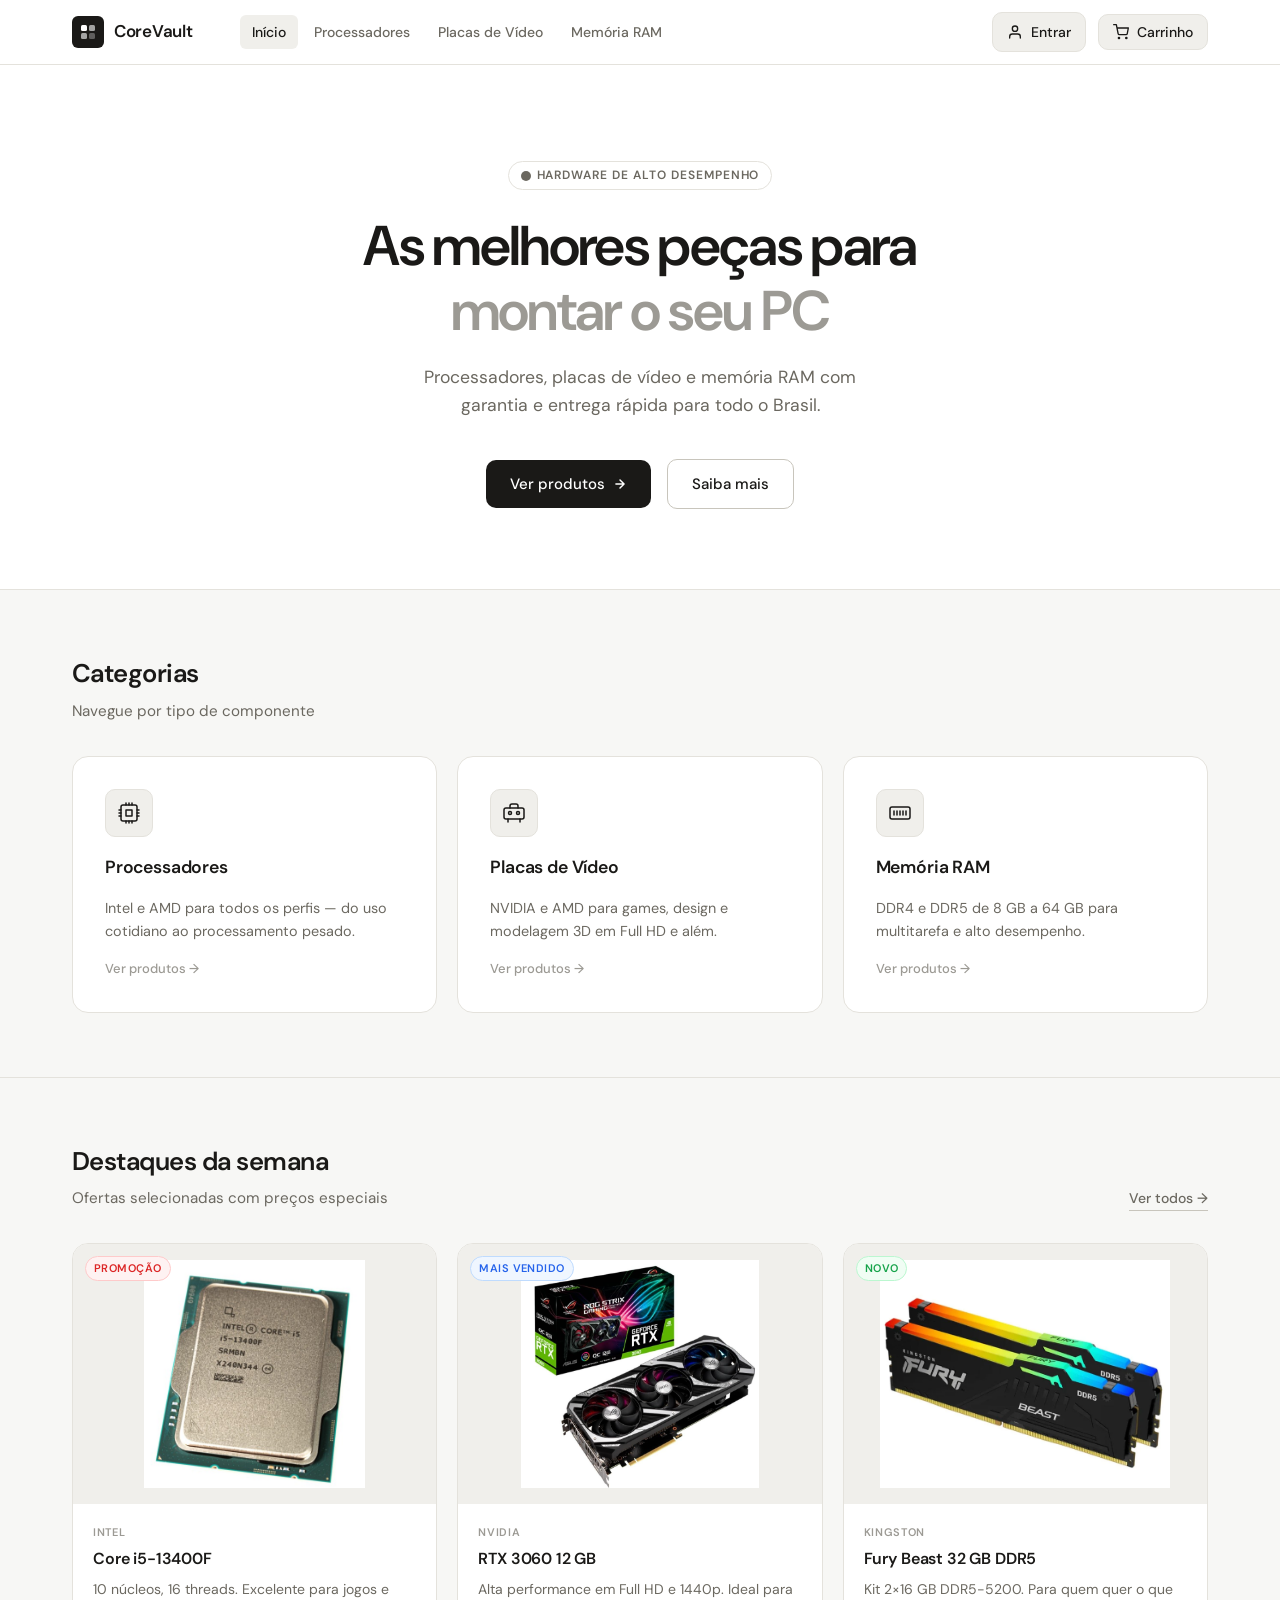
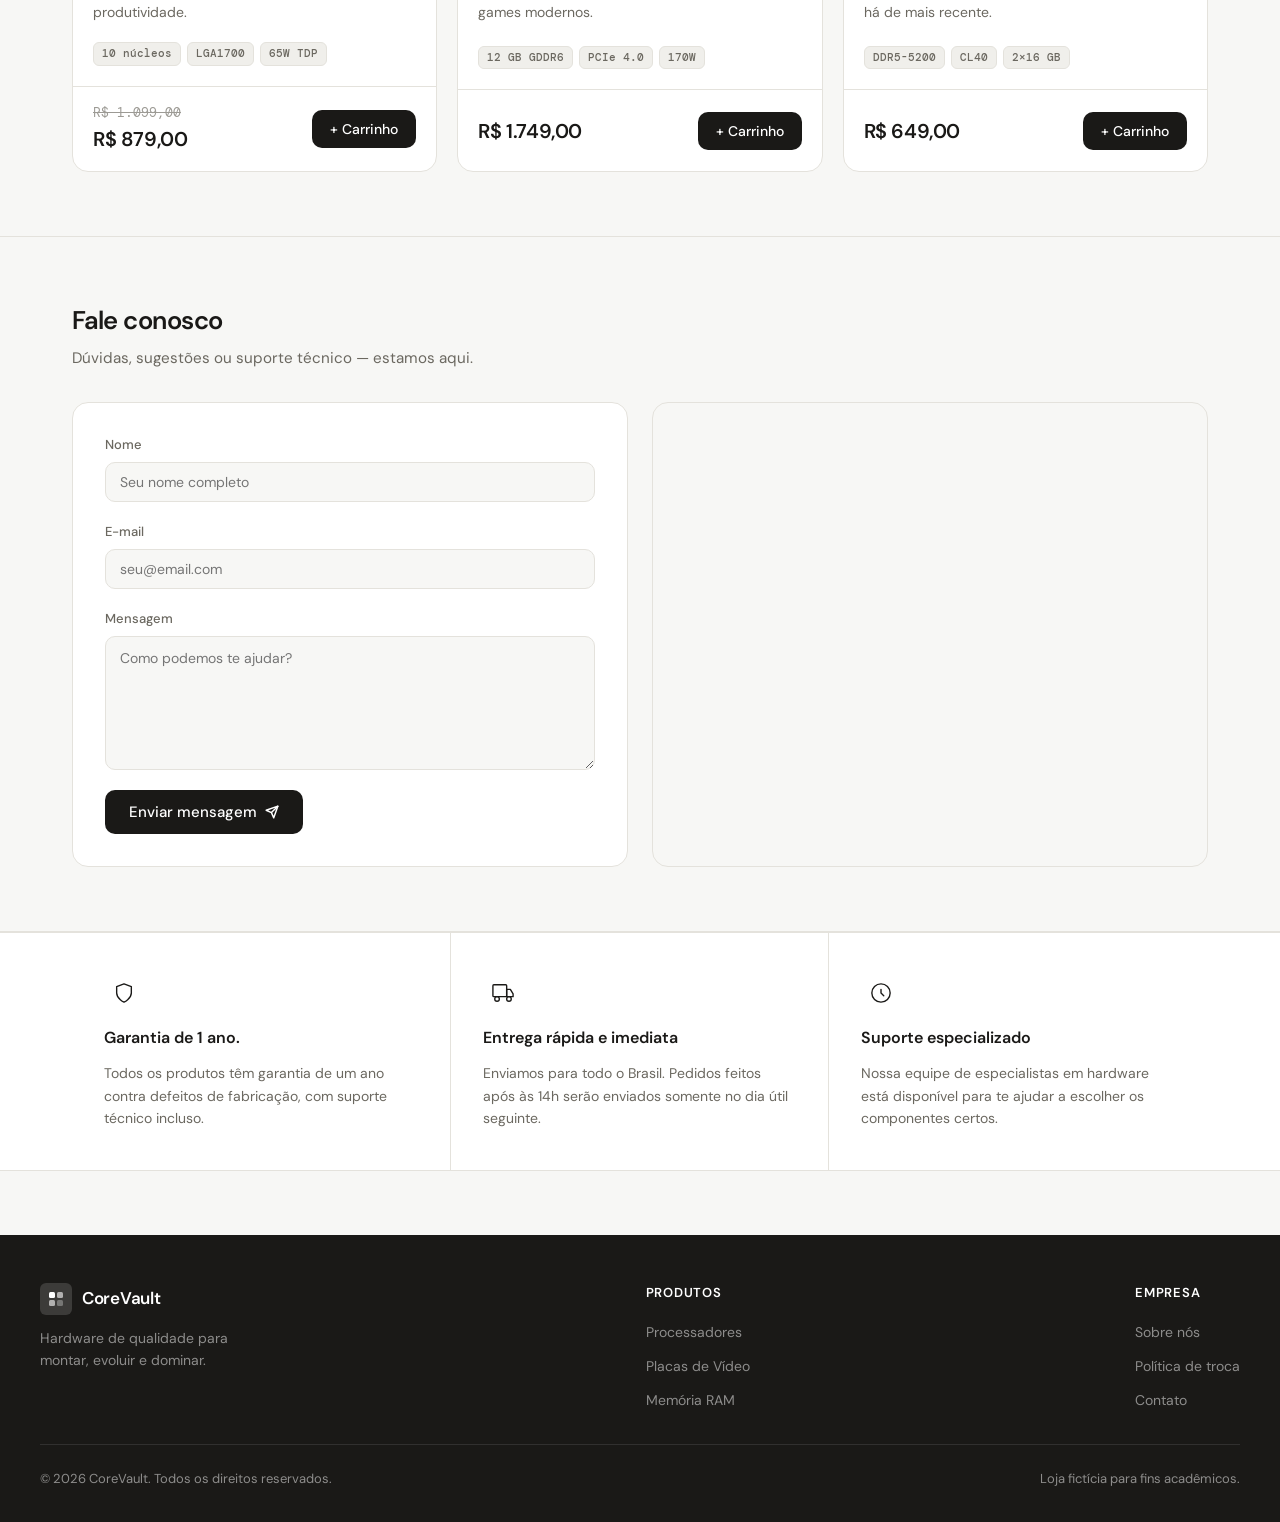
<file: index.html>
<!DOCTYPE html>
<html lang="pt-br">
<head>
  <meta charset="UTF-8">
  <meta name="viewport" content="width=device-width, initial-scale=1.0">
  <title>CoreVault — Loja de Hardware</title>
  <link rel="stylesheet" href="style.css">
</head>
<body>

  <!-- HEADER -->
  <header class="site-header">
    <div class="header-inner">
      <a href="index.html" class="logo">
        <div class="logo-icon">
          <svg viewBox="0 0 18 18" fill="none" xmlns="http://www.w3.org/2000/svg">
            <rect x="2" y="2" width="6" height="6" rx="1.5" fill="white"/>
            <rect x="10" y="2" width="6" height="6" rx="1.5" fill="white" opacity="0.6"/>
            <rect x="2" y="10" width="6" height="6" rx="1.5" fill="white" opacity="0.6"/>
            <rect x="10" y="10" width="6" height="6" rx="1.5" fill="white" opacity="0.3"/>
          </svg>
        </div>
        CoreVault
      </a>
      <button class="hamburger-btn" id="hamburger-btn" aria-label="Abrir menu" aria-expanded="false">
        <span></span><span></span><span></span>
      </button>
      <nav class="site-nav">
        <a href="index.html" class="active">Início</a>
        <a href="processadores.html">Processadores</a>
        <a href="placa-video.html">Placas de Vídeo</a>
        <a href="memoria-ram.html">Memória RAM</a>
      </nav>
      <div class="header-actions">
        <a href="login.html" class="login-btn">
          <svg width="16" height="16" viewBox="0 0 24 24" fill="none" stroke="currentColor" stroke-width="2" stroke-linecap="round" stroke-linejoin="round"><path d="M20 21v-2a4 4 0 0 0-4-4H8a4 4 0 0 0-4 4v2"/><circle cx="12" cy="7" r="4"/></svg>
          Entrar
        </a>
        <button class="cart-btn" id="cart-btn">
          <svg width="16" height="16" viewBox="0 0 24 24" fill="none" stroke="currentColor" stroke-width="2" stroke-linecap="round" stroke-linejoin="round">
            <circle cx="9" cy="21" r="1"/><circle cx="20" cy="21" r="1"/>
            <path d="M1 1h4l2.68 13.39a2 2 0 0 0 2 1.61h9.72a2 2 0 0 0 2-1.61L23 6H6"/>
          </svg>
          Carrinho
          <span class="cart-count hidden" id="cart-count-header">0</span>
        </button>
      </div>
    </div>
  </header>

  <!-- HERO -->
  <section class="hero">
    <div class="hero-eyebrow">
      <svg width="10" height="10" viewBox="0 0 10 10" fill="currentColor"><circle cx="5" cy="5" r="5"/></svg>
      Hardware de alto desempenho
    </div>
    <h1>As melhores peças para <em>montar o seu PC</em></h1>
    <p>Processadores, placas de vídeo e memória RAM com garantia e entrega rápida para todo o Brasil.</p>
    <div class="hero-actions">
      <a href="processadores.html" class="btn-primary">
        Ver produtos
        <svg width="14" height="14" viewBox="0 0 24 24" fill="none" stroke="currentColor" stroke-width="2.5" stroke-linecap="round" stroke-linejoin="round"><path d="M5 12h14M12 5l7 7-7 7"/></svg>
      </a>
      <a href="#por-que" class="btn-secondary">Saiba mais</a>
    </div>
  </section>

  <!-- CATEGORIAS -->
  <div class="section">
    <div class="section-header">
      <div>
        <h2 class="section-title">Categorias</h2>
        <p class="section-subtitle">Navegue por tipo de componente</p>
      </div>
    </div>
    <div class="categories-grid">
      <a href="processadores.html" class="category-card">
        <div class="category-icon">
          <svg viewBox="0 0 24 24" fill="none" stroke="currentColor" stroke-width="1.5" stroke-linecap="round" stroke-linejoin="round">
            <rect x="4" y="4" width="16" height="16" rx="2"/>
            <rect x="9" y="9" width="6" height="6"/>
            <line x1="9" y1="2" x2="9" y2="4"/><line x1="12" y1="2" x2="12" y2="4"/><line x1="15" y1="2" x2="15" y2="4"/>
            <line x1="9" y1="20" x2="9" y2="22"/><line x1="12" y1="20" x2="12" y2="22"/><line x1="15" y1="20" x2="15" y2="22"/>
            <line x1="20" y1="9" x2="22" y2="9"/><line x1="20" y1="12" x2="22" y2="12"/><line x1="20" y1="15" x2="22" y2="15"/>
            <line x1="2" y1="9" x2="4" y2="9"/><line x1="2" y1="12" x2="4" y2="12"/><line x1="2" y1="15" x2="4" y2="15"/>
          </svg>
        </div>
        <h3>Processadores</h3>
        <p>Intel e AMD para todos os perfis — do uso cotidiano ao processamento pesado.</p>
        <div class="category-arrow">Ver produtos →</div>
      </a>

      <a href="placa-video.html" class="category-card">
        <div class="category-icon">
          <svg viewBox="0 0 24 24" fill="none" stroke="currentColor" stroke-width="1.5" stroke-linecap="round" stroke-linejoin="round">
            <rect x="2" y="7" width="20" height="11" rx="2"/>
            <path d="M8 7V5a2 2 0 0 1 2-2h4a2 2 0 0 1 2 2v2"/>
            <circle cx="8" cy="12" r="1.5"/><circle cx="16" cy="12" r="1.5"/>
            <line x1="6" y1="18" x2="6" y2="21"/><line x1="18" y1="18" x2="18" y2="21"/>
          </svg>
        </div>
        <h3>Placas de Vídeo</h3>
        <p>NVIDIA e AMD para games, design e modelagem 3D em Full HD e além.</p>
        <div class="category-arrow">Ver produtos →</div>
      </a>

      <a href="memoria-ram.html" class="category-card">
        <div class="category-icon">
          <svg viewBox="0 0 24 24" fill="none" stroke="currentColor" stroke-width="1.5" stroke-linecap="round" stroke-linejoin="round">
            <rect x="2" y="6" width="20" height="12" rx="2"/>
            <line x1="6" y1="10" x2="6" y2="14"/><line x1="9" y1="10" x2="9" y2="14"/>
            <line x1="12" y1="10" x2="12" y2="14"/><line x1="15" y1="10" x2="15" y2="14"/>
            <line x1="18" y1="10" x2="18" y2="14"/>
          </svg>
        </div>
        <h3>Memória RAM</h3>
        <p>DDR4 e DDR5 de 8 GB a 64 GB para multitarefa e alto desempenho.</p>
        <div class="category-arrow">Ver produtos →</div>
      </a>
    </div>
  </div>

  <hr class="divider">

  <!-- DESTAQUES / PROMOÇÕES -->
  <div class="section">
    <div class="section-header">
      <div>
        <h2 class="section-title">Destaques da semana</h2>
        <p class="section-subtitle">Ofertas selecionadas com preços especiais</p>
      </div>
      <a href="processadores.html" class="section-link">Ver todos →</a>
    </div>
    <div class="promo-grid">

      <div class="product-card">
        <div class="product-image">
          <span class="product-badge badge-sale">Promoção</span>
          <svg viewBox="0 0 24 24" fill="none" stroke="currentColor" stroke-width="1.2" stroke-linecap="round" stroke-linejoin="round">
            <rect x="4" y="4" width="16" height="16" rx="2"/>
            <rect x="9" y="9" width="6" height="6"/>
            <line x1="9" y1="2" x2="9" y2="4"/><line x1="12" y1="2" x2="12" y2="4"/><line x1="15" y1="2" x2="15" y2="4"/>
            <line x1="9" y1="20" x2="9" y2="22"/><line x1="12" y1="20" x2="12" y2="22"/><line x1="15" y1="20" x2="15" y2="22"/>
            <line x1="20" y1="9" x2="22" y2="9"/><line x1="20" y1="12" x2="22" y2="12"/><line x1="20" y1="15" x2="22" y2="15"/>
            <line x1="2" y1="9" x2="4" y2="9"/><line x1="2" y1="12" x2="4" y2="12"/><line x1="2" y1="15" x2="4" y2="15"/>
          </svg>
          <img src="processador-core-i5.jpeg" alt="Intel Core i5-13400F" class="product-img">
        </div>
        <div class="product-body">
          <div class="product-brand">Intel</div>
          <div class="product-name">Core i5-13400F</div>
          <div class="product-desc">10 núcleos, 16 threads. Excelente para jogos e produtividade.</div>
          <div class="product-specs">
            <span class="spec-tag">10 núcleos</span>
            <span class="spec-tag">LGA1700</span>
            <span class="spec-tag">65W TDP</span>
          </div>
        </div>
        <div class="product-footer">
          <div class="product-price">
            <span class="price-old">R$ 1.099,00</span>
            <span class="price-value">R$ 879,00</span>
          </div>
          <button class="btn-comprar" onclick="openModal({id:'i5-13400f',name:'Intel Core i5-13400F',price:879,icon:cpuIconSVG()})">
            + Carrinho
          </button>
        </div>
      </div>

      <div class="product-card">
        <div class="product-image">
          <span class="product-badge badge-popular">Mais vendido</span>
          <svg viewBox="0 0 24 24" fill="none" stroke="currentColor" stroke-width="1.2" stroke-linecap="round" stroke-linejoin="round">
            <rect x="2" y="7" width="20" height="11" rx="2"/>
            <path d="M8 7V5a2 2 0 0 1 2-2h4a2 2 0 0 1 2 2v2"/>
            <circle cx="8" cy="12" r="1.5"/><circle cx="16" cy="12" r="1.5"/>
            <line x1="6" y1="18" x2="6" y2="21"/><line x1="18" y1="18" x2="18" y2="21"/>
          </svg>
          <img src="placa_de_video_gtx.png" alt="RTX 3060" class="product-img">
        </div>
        <div class="product-body">
          <div class="product-brand">NVIDIA</div>
          <div class="product-name">RTX 3060 12 GB</div>
          <div class="product-desc">Alta performance em Full HD e 1440p. Ideal para games modernos.</div>
          <div class="product-specs">
            <span class="spec-tag">12 GB GDDR6</span>
            <span class="spec-tag">PCIe 4.0</span>
            <span class="spec-tag">170W</span>
          </div>
        </div>
        <div class="product-footer">
          <div class="product-price">
            <span class="price-value">R$ 1.749,00</span>
          </div>
          <button class="btn-comprar" onclick="openModal({id:'rtx3060',name:'NVIDIA RTX 3060 12GB',price:1749,icon:gpuIconSVG()})">
            + Carrinho
          </button>
        </div>
      </div>
      <div class="product-card">
        <div class="product-image">
          <span class="product-badge badge-new">Novo</span>
          <svg viewBox="0 0 24 24" fill="none" stroke="currentColor" stroke-width="1.2" stroke-linecap="round" stroke-linejoin="round">
            <rect x="2" y="6" width="20" height="12" rx="2"/>
            <line x1="6" y1="10" x2="6" y2="14"/><line x1="9" y1="10" x2="9" y2="14"/>
            <line x1="12" y1="10" x2="12" y2="14"/><line x1="15" y1="10" x2="15" y2="14"/>
            <line x1="18" y1="10" x2="18" y2="14"/>
          </svg>
          <img src="Ram-FuryBeast.png" alt="Fury Beast 32 GB DDR5" class="product-img">
        </div>
        <div class="product-body">
          <div class="product-brand">Kingston</div>
          <div class="product-name">Fury Beast 32 GB DDR5</div>
          <div class="product-desc">Kit 2×16 GB DDR5-5200. Para quem quer o que há de mais recente.</div>
          <div class="product-specs">
            <span class="spec-tag">DDR5-5200</span>
            <span class="spec-tag">CL40</span>
            <span class="spec-tag">2×16 GB</span>
          </div>
        </div>
        <div class="product-footer">
          <div class="product-price">
            <span class="price-value">R$ 649,00</span>
          </div>
          <button class="btn-comprar" onclick="openModal({id:'fury32ddr5',name:'Kingston Fury Beast 32GB DDR5',price:649,icon:ramIconSVG()})">
            + Carrinho
          </button>
        </div>
      </div>
    </div>
  </div>

  <!-- FALE CONOSCO -->
  <hr class="divider">
  <div class="section" id="contato">
    <div class="section-header">
      <div>
        <h2 class="section-title">Fale conosco</h2>
        <p class="section-subtitle">Dúvidas, sugestões ou suporte técnico — estamos aqui.</p>
      </div>
    </div>
    <div style="display:grid; grid-template-columns:1fr 1fr; gap:1.5rem; align-items:start;">

      <!-- FORMULÁRIO -->
      <div style="background:var(--surface); border:1px solid var(--border); border-radius:var(--radius-lg); padding:2rem; display:flex; flex-direction:column; gap:1.25rem;">
        <div style="display:flex; flex-direction:column; gap:6px;">
          <label style="font-size:13px; font-weight:500; color:var(--text-2);">Nome</label>
          <input id="contact-name" type="text" placeholder="Seu nome completo"
            style="padding:10px 14px; border:1px solid var(--border); border-radius:var(--radius-md); font-family:inherit; font-size:14px; background:var(--bg); color:var(--text); outline:none; transition:border-color 0.2s;"
            onfocus="this.style.borderColor='var(--border-strong)'" onblur="this.style.borderColor='var(--border)'">
        </div>
        <div style="display:flex; flex-direction:column; gap:6px;">
          <label style="font-size:13px; font-weight:500; color:var(--text-2);">E-mail</label>
          <input id="contact-email" type="email" placeholder="seu@email.com"
            style="padding:10px 14px; border:1px solid var(--border); border-radius:var(--radius-md); font-family:inherit; font-size:14px; background:var(--bg); color:var(--text); outline:none; transition:border-color 0.2s;"
            onfocus="this.style.borderColor='var(--border-strong)'" onblur="this.style.borderColor='var(--border)'">
        </div>
        <div style="display:flex; flex-direction:column; gap:6px;">
          <label style="font-size:13px; font-weight:500; color:var(--text-2);">Mensagem</label>
          <textarea id="contact-msg" rows="5" placeholder="Como podemos te ajudar?"
            style="padding:10px 14px; border:1px solid var(--border); border-radius:var(--radius-md); font-family:inherit; font-size:14px; background:var(--bg); color:var(--text); resize:vertical; outline:none; transition:border-color 0.2s; line-height:1.6;"
            onfocus="this.style.borderColor='var(--border-strong)'" onblur="this.style.borderColor='var(--border)'"></textarea>
        </div>
        <button class="btn-primary" style="align-self:flex-start;" onclick="enviarContato()">
          Enviar mensagem
          <svg width="14" height="14" viewBox="0 0 24 24" fill="none" stroke="currentColor" stroke-width="2.5" stroke-linecap="round" stroke-linejoin="round"><line x1="22" y1="2" x2="11" y2="13"/><polygon points="22 2 15 22 11 13 2 9 22 2"/></svg>
        </button>
        <p id="contact-feedback" style="font-size:13px; color:var(--green); display:none;">✓ Mensagem enviada! Entraremos em contato em breve.</p>
      </div>

      <!-- MAPA -->
      <div style="border:1px solid var(--border); border-radius:var(--radius-lg); overflow:hidden; height:100%; min-height:360px;">
        <iframe
          title="Localização CoreVault"
          src="https://www.google.com/maps/embed?pb=!1m18!1m12!1m3!1d3657.1952959265!2d-46.65604668910953!3d-23.564611278916354!2m3!1f0!2f0!3f0!3m2!1i1024!2i768!4f13.1!3m3!1m2!1s0x94ce59c8da0aa315%3A0xd59f9431f2c9776a!2sAv.%20Paulista%2C%20S%C3%A3o%20Paulo%20-%20SP!5e0!3m2!1spt-BR!2sbr!4v1714000000000!5m2!1spt-BR!2sbr"
          width="100%"
          height="100%"
          style="border:none; display:block; min-height:360px;"
          allowfullscreen=""
          loading="lazy"
          referrerpolicy="no-referrer-when-downgrade">
        </iframe>
      </div>

    </div>
  </div>

  <hr class="divider">

  <!-- POR QUE COMPRAR -->
  <section class="features-section" id="por-que">
    <div class="section" style="padding-top:0;padding-bottom:0;">
      <div class="features-grid">
        <div class="feature-item">
          <div class="feature-icon">
            <svg viewBox="0 0 24 24" fill="none" stroke="currentColor" stroke-width="1.5" stroke-linecap="round" stroke-linejoin="round">
              <path d="M12 22s8-4 8-10V5l-8-3-8 3v7c0 6 8 10 8 10z"/>
            </svg>
          </div>
          <h3>Garantia de 1 ano.</h3>
          <p>Todos os produtos têm garantia de um ano contra defeitos de fabricação, com suporte técnico incluso.</p>
        </div>
        <div class="feature-item">
          <div class="feature-icon">
            <svg viewBox="0 0 24 24" fill="none" stroke="currentColor" stroke-width="1.5" stroke-linecap="round" stroke-linejoin="round">
              <rect x="1" y="3" width="15" height="13" rx="1"/>
              <path d="M16 8h4l3 5v3h-7V8z"/><circle cx="5.5" cy="18.5" r="2.5"/><circle cx="18.5" cy="18.5" r="2.5"/>
            </svg>
          </div>
          <h3>Entrega rápida e imediata</h3>
          <p>Enviamos para todo o Brasil. Pedidos feitos após às 14h serão enviados somente no dia útil seguinte.</p>
        </div>
        <div class="feature-item">
          <div class="feature-icon">
            <svg viewBox="0 0 24 24" fill="none" stroke="currentColor" stroke-width="1.5" stroke-linecap="round" stroke-linejoin="round">
              <circle cx="12" cy="12" r="10"/>
              <path d="M12 8v4l3 3"/>
            </svg>
          </div>
          <h3>Suporte especializado</h3>
          <p>Nossa equipe de especialistas em hardware está disponível para te ajudar a escolher os componentes certos.</p>
        </div>
      </div>
    </div>
  </section>

  <!-- FOOTER -->
  <footer class="site-footer">
    <div class="footer-inner">
      <div class="footer-brand">
        <div class="logo">
          <div class="logo-icon">
            <svg viewBox="0 0 18 18" fill="none"><rect x="2" y="2" width="6" height="6" rx="1.5" fill="white"/><rect x="10" y="2" width="6" height="6" rx="1.5" fill="white" opacity="0.6"/><rect x="2" y="10" width="6" height="6" rx="1.5" fill="white" opacity="0.6"/><rect x="10" y="10" width="6" height="6" rx="1.5" fill="white" opacity="0.3"/></svg>
          </div>
          CoreVault
        </div>
        <p>Hardware de qualidade para montar, evoluir e dominar.</p>
      </div>
      <div class="footer-links">
        <h4>Produtos</h4>
        <ul>
          <li><a href="processadores.html">Processadores</a></li>
          <li><a href="placa-video.html">Placas de Vídeo</a></li>
          <li><a href="memoria-ram.html">Memória RAM</a></li>
        </ul>
      </div>
      <div class="footer-links">
        <h4>Empresa</h4>
        <ul>
          <li><a href="#">Sobre nós</a></li>
          <li><a href="#">Política de troca</a></li>
          <li><a href="#">Contato</a></li>
        </ul>
      </div>
    </div>
    <div class="footer-bottom">
      <span>&copy; 2026 CoreVault. Todos os direitos reservados.</span>
      <span>Loja fictícia para fins acadêmicos.</span>
    </div>
  </footer>

  <!-- MODAL -->
  <div class="modal-overlay" id="modal-overlay">
    <div class="modal">
      <div class="modal-header">
        <div>
          <div class="modal-title">Adicionar ao carrinho</div>
          <div class="modal-subtitle">Confirme a quantidade</div>
        </div>
        <button class="modal-close" id="modal-close-btn">✕</button>
      </div>
      <div class="modal-product">
        <div class="modal-product-icon" id="modal-icon"></div>
        <div>
          <div class="modal-product-name" id="modal-product-name">—</div>
          <div class="modal-product-price" id="modal-product-price">—</div>
        </div>
      </div>
      <div class="modal-qty">
        <label>Quantidade</label>
        <div class="qty-controls">
          <button class="qty-btn" id="qty-minus">−</button>
          <div class="qty-value" id="modal-qty-value">1</div>
          <button class="qty-btn" id="qty-plus">+</button>
        </div>
      </div>
      <div class="modal-actions">
        <button class="btn-secondary" id="modal-cancel-btn" onclick="closeModal()">Cancelar</button>
        <button class="btn-primary" id="modal-confirm-btn">Confirmar</button>
      </div>
    </div>
  </div>

  <!-- CARRINHO SIDEBAR -->
  <div class="cart-overlay" id="cart-overlay"></div>
  <div class="cart-sidebar" id="cart-sidebar">
    <div class="cart-sidebar-header">
      <h2>Carrinho</h2>
      <button class="modal-close" id="cart-close-btn">✕</button>
    </div>
    <div class="cart-items" id="cart-items-list">
      <div class="cart-empty">Seu carrinho está vazio.</div>
    </div>
    <div class="cart-footer">
      <div class="cart-total">
        <span>Total</span>
        <span id="cart-total-value">R$ 0,00</span>
      </div>
      <button class="btn-primary" style="justify-content:center;" onclick="window.location.href='login.html'">Finalizar compra</button>
    </div>
  </div>

  <!-- TOAST -->
  <div class="toast" id="toast">
    <span class="toast-icon">✓</span>
    <span class="toast-msg"></span>
  </div>

  <script src="cart.js"></script>
  <script>
    function enviarContato() {
      const nome = document.getElementById('contact-name').value.trim();
      const email = document.getElementById('contact-email').value.trim();
      const msg = document.getElementById('contact-msg').value.trim();
      if (!nome || !email || !msg) {
        alert('Por favor, preencha todos os campos antes de enviar.');
        return;
      }
      document.getElementById('contact-feedback').style.display = 'block';
      document.getElementById('contact-name').value = '';
      document.getElementById('contact-email').value = '';
      document.getElementById('contact-msg').value = '';
    }
    function cpuIconSVG() {
      return `<svg width="24" height="24" viewBox="0 0 24 24" fill="none" stroke="currentColor" stroke-width="1.5" stroke-linecap="round" stroke-linejoin="round"><rect x="4" y="4" width="16" height="16" rx="2"/><rect x="9" y="9" width="6" height="6"/><line x1="9" y1="2" x2="9" y2="4"/><line x1="12" y1="2" x2="12" y2="4"/><line x1="15" y1="2" x2="15" y2="4"/><line x1="9" y1="20" x2="9" y2="22"/><line x1="12" y1="20" x2="12" y2="22"/><line x1="15" y1="20" x2="15" y2="22"/><line x1="20" y1="9" x2="22" y2="9"/><line x1="20" y1="12" x2="22" y2="12"/><line x1="20" y1="15" x2="22" y2="15"/><line x1="2" y1="9" x2="4" y2="9"/><line x1="2" y1="12" x2="4" y2="12"/><line x1="2" y1="15" x2="4" y2="15"/></svg>`;
    }
    function gpuIconSVG() {
      return `<svg width="24" height="24" viewBox="0 0 24 24" fill="none" stroke="currentColor" stroke-width="1.5" stroke-linecap="round" stroke-linejoin="round"><rect x="2" y="7" width="20" height="11" rx="2"/><path d="M8 7V5a2 2 0 0 1 2-2h4a2 2 0 0 1 2 2v2"/><circle cx="8" cy="12" r="1.5"/><circle cx="16" cy="12" r="1.5"/><line x1="6" y1="18" x2="6" y2="21"/><line x1="18" y1="18" x2="18" y2="21"/></svg>`;
    }
    function ramIconSVG() {
      return `<svg width="24" height="24" viewBox="0 0 24 24" fill="none" stroke="currentColor" stroke-width="1.5" stroke-linecap="round" stroke-linejoin="round"><rect x="2" y="6" width="20" height="12" rx="2"/><line x1="6" y1="10" x2="6" y2="14"/><line x1="9" y1="10" x2="9" y2="14"/><line x1="12" y1="10" x2="12" y2="14"/><line x1="15" y1="10" x2="15" y2="14"/><line x1="18" y1="10" x2="18" y2="14"/></svg>`;
    }
  </script>
  <script src="auth.js"></script>
</body>
</html>
</file>
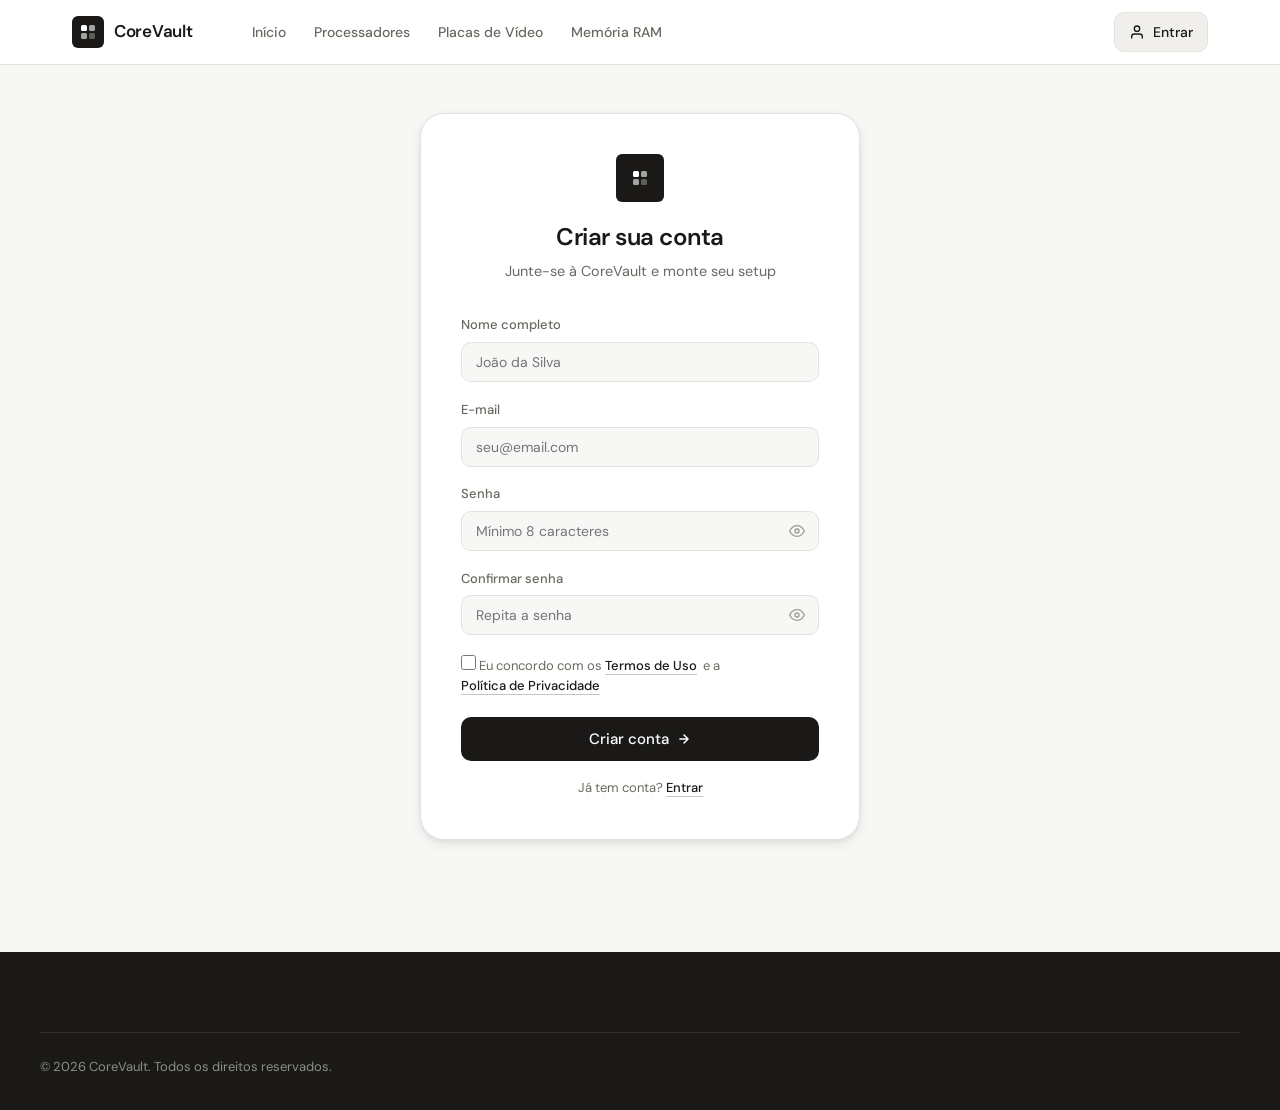
<file: cadastro.html>
<!DOCTYPE html>
<html lang="pt-br">
<head>
  <meta charset="UTF-8">
  <meta name="viewport" content="width=device-width, initial-scale=1.0">
  <title>Criar conta — CoreVault</title>
  <link rel="stylesheet" href="style.css">
</head>
<body>

  <header class="site-header">
    <div class="header-inner">
      <a href="index.html" class="logo">
        <div class="logo-icon">
          <svg viewBox="0 0 18 18" fill="none"><rect x="2" y="2" width="6" height="6" rx="1.5" fill="white"/><rect x="10" y="2" width="6" height="6" rx="1.5" fill="white" opacity="0.6"/><rect x="2" y="10" width="6" height="6" rx="1.5" fill="white" opacity="0.6"/><rect x="10" y="10" width="6" height="6" rx="1.5" fill="white" opacity="0.3"/></svg>
        </div>
        CoreVault
      </a>
      <button class="hamburger-btn" id="hamburger-btn" aria-label="Abrir menu" aria-expanded="false">
        <span></span><span></span><span></span>
      </button>
      <nav class="site-nav">
        <a href="index.html">Início</a>
        <a href="processadores.html">Processadores</a>
        <a href="placa-video.html">Placas de Vídeo</a>
        <a href="memoria-ram.html">Memória RAM</a>
      </nav>
      <div class="header-actions">
        <a href="login.html" class="login-btn">
          <svg width="16" height="16" viewBox="0 0 24 24" fill="none" stroke="currentColor" stroke-width="2" stroke-linecap="round" stroke-linejoin="round"><path d="M20 21v-2a4 4 0 0 0-4-4H8a4 4 0 0 0-4 4v2"/><circle cx="12" cy="7" r="4"/></svg>
          Entrar
        </a>
      </div>
    </div>
  </header>

  <div style="min-height: calc(100vh - 64px - 100px); display: flex; align-items: center; justify-content: center; padding: 3rem 1rem;">
    <div style="background: var(--surface); border: 1px solid var(--border); border-radius: var(--radius-xl); padding: 2.5rem; width: 100%; max-width: 440px; box-shadow: var(--shadow-md);">

      <div style="text-align: center; margin-bottom: 2rem;">
        <div class="logo-icon" style="margin: 0 auto 1rem; width: 48px; height: 48px;">
          <svg viewBox="0 0 18 18" fill="none"><rect x="2" y="2" width="6" height="6" rx="1.5" fill="white"/><rect x="10" y="2" width="6" height="6" rx="1.5" fill="white" opacity="0.6"/><rect x="2" y="10" width="6" height="6" rx="1.5" fill="white" opacity="0.6"/><rect x="10" y="10" width="6" height="6" rx="1.5" fill="white" opacity="0.3"/></svg>
        </div>
        <h1 style="font-size: 1.5rem; font-weight: 600; letter-spacing: -0.02em; margin-bottom: 0.25rem;">Criar sua conta</h1>
        <p style="font-size: 0.9rem; color: var(--text-2);">Junte-se à CoreVault e monte seu setup</p>
      </div>

      <div style="display: flex; flex-direction: column; gap: 1.1rem;">

        <!-- Nome completo -->
        <div style="display: flex; flex-direction: column; gap: 6px;">
          <label style="font-size: 13px; font-weight: 500; color: var(--text-2);">Nome completo</label>
          <input id="reg-name" type="text" placeholder="João da Silva"
            style="padding: 10px 14px; border: 1px solid var(--border); border-radius: var(--radius-md); font-family: inherit; font-size: 14px; background: var(--bg); color: var(--text); outline: none; transition: border-color 0.2s;"
            onfocus="this.style.borderColor='var(--border-strong)'" onblur="this.style.borderColor='var(--border)'">
        </div>

        <!-- E-mail -->
        <div style="display: flex; flex-direction: column; gap: 6px;">
          <label style="font-size: 13px; font-weight: 500; color: var(--text-2);">E-mail</label>
          <input id="reg-email" type="email" placeholder="seu@email.com"
            style="padding: 10px 14px; border: 1px solid var(--border); border-radius: var(--radius-md); font-family: inherit; font-size: 14px; background: var(--bg); color: var(--text); outline: none; transition: border-color 0.2s;"
            onfocus="this.style.borderColor='var(--border-strong)'" onblur="this.style.borderColor='var(--border)'">
        </div>

        <!-- Senha -->
        <div style="display: flex; flex-direction: column; gap: 6px;">
          <label style="font-size: 13px; font-weight: 500; color: var(--text-2);">Senha</label>
          <div style="position: relative;">
            <input id="reg-password" type="password" placeholder="Mínimo 8 caracteres"
              style="padding: 10px 42px 10px 14px; border: 1px solid var(--border); border-radius: var(--radius-md); font-family: inherit; font-size: 14px; background: var(--bg); color: var(--text); outline: none; transition: border-color 0.2s; width: 100%;"
              onfocus="this.style.borderColor='var(--border-strong)'" onblur="this.style.borderColor='var(--border)'"
              oninput="checkPasswordStrength(this.value)">
            <button type="button" onclick="toggleVisibility('reg-password', this)"
              style="position: absolute; right: 10px; top: 50%; transform: translateY(-50%); background: none; border: none; cursor: pointer; color: var(--text-3); display: flex; align-items: center; padding: 4px;">
              <svg id="eye-icon-password" width="16" height="16" viewBox="0 0 24 24" fill="none" stroke="currentColor" stroke-width="2" stroke-linecap="round" stroke-linejoin="round"><path d="M1 12s4-8 11-8 11 8 11 8-4 8-11 8-11-8-11-8z"/><circle cx="12" cy="12" r="3"/></svg>
            </button>
          </div>
          <!-- Barra de força da senha -->
          <div id="strength-bar-wrap" style="display: none; flex-direction: column; gap: 4px; margin-top: 2px;">
            <div style="display: flex; gap: 4px;">
              <div id="s1" style="height: 3px; flex: 1; border-radius: 99px; background: var(--border); transition: background 0.3s;"></div>
              <div id="s2" style="height: 3px; flex: 1; border-radius: 99px; background: var(--border); transition: background 0.3s;"></div>
              <div id="s3" style="height: 3px; flex: 1; border-radius: 99px; background: var(--border); transition: background 0.3s;"></div>
              <div id="s4" style="height: 3px; flex: 1; border-radius: 99px; background: var(--border); transition: background 0.3s;"></div>
            </div>
            <span id="strength-label" style="font-size: 12px; color: var(--text-3);"></span>
          </div>
        </div>

        <!-- Confirmar senha -->
        <div style="display: flex; flex-direction: column; gap: 6px;">
          <label style="font-size: 13px; font-weight: 500; color: var(--text-2);">Confirmar senha</label>
          <div style="position: relative;">
            <input id="reg-confirm" type="password" placeholder="Repita a senha"
              style="padding: 10px 42px 10px 14px; border: 1px solid var(--border); border-radius: var(--radius-md); font-family: inherit; font-size: 14px; background: var(--bg); color: var(--text); outline: none; transition: border-color 0.2s; width: 100%;"
              onfocus="this.style.borderColor='var(--border-strong)'" onblur="this.style.borderColor='var(--border)'">
            <button type="button" onclick="toggleVisibility('reg-confirm', this)"
              style="position: absolute; right: 10px; top: 50%; transform: translateY(-50%); background: none; border: none; cursor: pointer; color: var(--text-3); display: flex; align-items: center; padding: 4px;">
              <svg id="eye-icon-confirm" width="16" height="16" viewBox="0 0 24 24" fill="none" stroke="currentColor" stroke-width="2" stroke-linecap="round" stroke-linejoin="round"><path d="M1 12s4-8 11-8 11 8 11 8-4 8-11 8-11-8-11-8z"/><circle cx="12" cy="12" r="3"/></svg>
            </button>
          </div>
        </div>

        <!-- Termos -->
        <label style=" align-items: flex-start; gap: 10px; cursor: pointer; font-size: 13px; color: var(--text-2); line-height: 1.5;">
          <input id="reg-terms" type="checkbox" style="margin-top: 2px; accent-color: var(--accent); width: 15px; height: 15px; flex-shrink: 0; cursor: pointer;">
          Eu concordo com os
          <a href="#" style="color: var(--text); font-weight: 500; border-bottom: 1px solid var(--border-strong); white-space: nowrap;">Termos de Uso</a>
          &nbsp;e a&nbsp;
          <a href="#" style="color: var(--text); font-weight: 500; border-bottom: 1px solid var(--border-strong); white-space: nowrap;">Política de Privacidade</a>
        </label>

        <!-- Mensagem de erro -->
        <div id="error-msg" style="display: none; background: var(--red-light); border: 1px solid #fca5a5; border-radius: var(--radius-md); padding: 10px 14px; font-size: 13px; color: var(--red);"></div>

        <!-- Botão -->
        <button class="btn-primary" style="justify-content: center; width: 100%; margin-top: 0.25rem;" onclick="criarConta()">
          Criar conta
          <svg width="14" height="14" viewBox="0 0 24 24" fill="none" stroke="currentColor" stroke-width="2.5" stroke-linecap="round" stroke-linejoin="round"><path d="M5 12h14M12 5l7 7-7 7"/></svg>
        </button>

        <p style="text-align: center; font-size: 13px; color: var(--text-2);">
          Já tem conta? <a href="login.html" style="color: var(--text); font-weight: 500; border-bottom: 1px solid var(--border-strong);">Entrar</a>
        </p>

      </div>
    </div>
  </div>

  <footer class="site-footer">
    <div class="footer-bottom">
      <span>&copy; 2026 CoreVault. Todos os direitos reservados.</span>
    </div>
  </footer>

  <script>
    // Redireciona se já estiver logado
    (function() {
      try {
        const user = JSON.parse(localStorage.getItem('corevault_user'));
        if (user) window.location.replace('index.html');
      } catch(e) {}
    })();

    function toggleVisibility(inputId, btn) {
      const input = document.getElementById(inputId);
      const isPassword = input.type === 'password';
      input.type = isPassword ? 'text' : 'password';
      btn.innerHTML = isPassword
        ? `<svg width="16" height="16" viewBox="0 0 24 24" fill="none" stroke="currentColor" stroke-width="2" stroke-linecap="round" stroke-linejoin="round"><path d="M17.94 17.94A10.07 10.07 0 0 1 12 20c-7 0-11-8-11-8a18.45 18.45 0 0 1 5.06-5.94"/><path d="M9.9 4.24A9.12 9.12 0 0 1 12 4c7 0 11 8 11 8a18.5 18.5 0 0 1-2.16 3.19"/><line x1="1" y1="1" x2="23" y2="23"/></svg>`
        : `<svg width="16" height="16" viewBox="0 0 24 24" fill="none" stroke="currentColor" stroke-width="2" stroke-linecap="round" stroke-linejoin="round"><path d="M1 12s4-8 11-8 11 8 11 8-4 8-11 8-11-8-11-8z"/><circle cx="12" cy="12" r="3"/></svg>`;
    }

    function checkPasswordStrength(val) {
      const wrap = document.getElementById('strength-bar-wrap');
      const label = document.getElementById('strength-label');
      const bars = [document.getElementById('s1'), document.getElementById('s2'), document.getElementById('s3'), document.getElementById('s4')];

      if (!val) { wrap.style.display = 'none'; return; }
      wrap.style.display = 'flex';

      let score = 0;
      if (val.length >= 8) score++;
      if (/[A-Z]/.test(val)) score++;
      if (/[0-9]/.test(val)) score++;
      if (/[^A-Za-z0-9]/.test(val)) score++;

      const colors = ['#dc2626', '#d97706', '#2563eb', '#16a34a'];
      const labels = ['Muito fraca', 'Fraca', 'Boa', 'Forte'];

      bars.forEach((b, i) => {
        b.style.background = i < score ? colors[score - 1] : 'var(--border)';
      });
      label.textContent = labels[score - 1] || '';
      label.style.color = score > 0 ? colors[score - 1] : 'var(--text-3)';
    }

    function showError(msg) {
      const el = document.getElementById('error-msg');
      el.textContent = msg;
      el.style.display = 'block';
    }

    function hideError() {
      document.getElementById('error-msg').style.display = 'none';
    }

    function criarConta() {
      hideError();

      const nome = document.getElementById('reg-name').value.trim();
      const email = document.getElementById('reg-email').value.trim();
      const senha = document.getElementById('reg-password').value;
      const confirma = document.getElementById('reg-confirm').value;
      const termos = document.getElementById('reg-terms').checked;

      if (!nome || !email || !senha || !confirma) {
        showError('Por favor, preencha todos os campos.');
        return;
      }

      const emailRegex = /^[^\s@]+@[^\s@]+\.[^\s@]+$/;
      if (!emailRegex.test(email)) {
        showError('Insira um endereço de e-mail válido.');
        return;
      }

      if (senha.length < 8) {
        showError('A senha deve ter pelo menos 8 caracteres.');
        return;
      }

      if (senha !== confirma) {
        showError('As senhas não coincidem. Verifique e tente novamente.');
        return;
      }

      if (!termos) {
        showError('Você precisa aceitar os Termos de Uso para continuar.');
        return;
      }

      // Salva o usuário na lista de cadastrados (simulação)
      const user = { nome, email };
      try {
        const users = JSON.parse(localStorage.getItem('corevault_users') || '[]');
        const exists = users.find(u => u.email === email);
        if (!exists) {
          users.push(user);
          localStorage.setItem('corevault_users', JSON.stringify(users));
        }
      } catch(e) {}

      // Loga o usuário imediatamente após o cadastro
      localStorage.setItem('corevault_user', JSON.stringify(user));
      window.location.href = 'index.html';
    }
  </script>

  <script src="auth.js"></script>
</body>
</html>
</file>
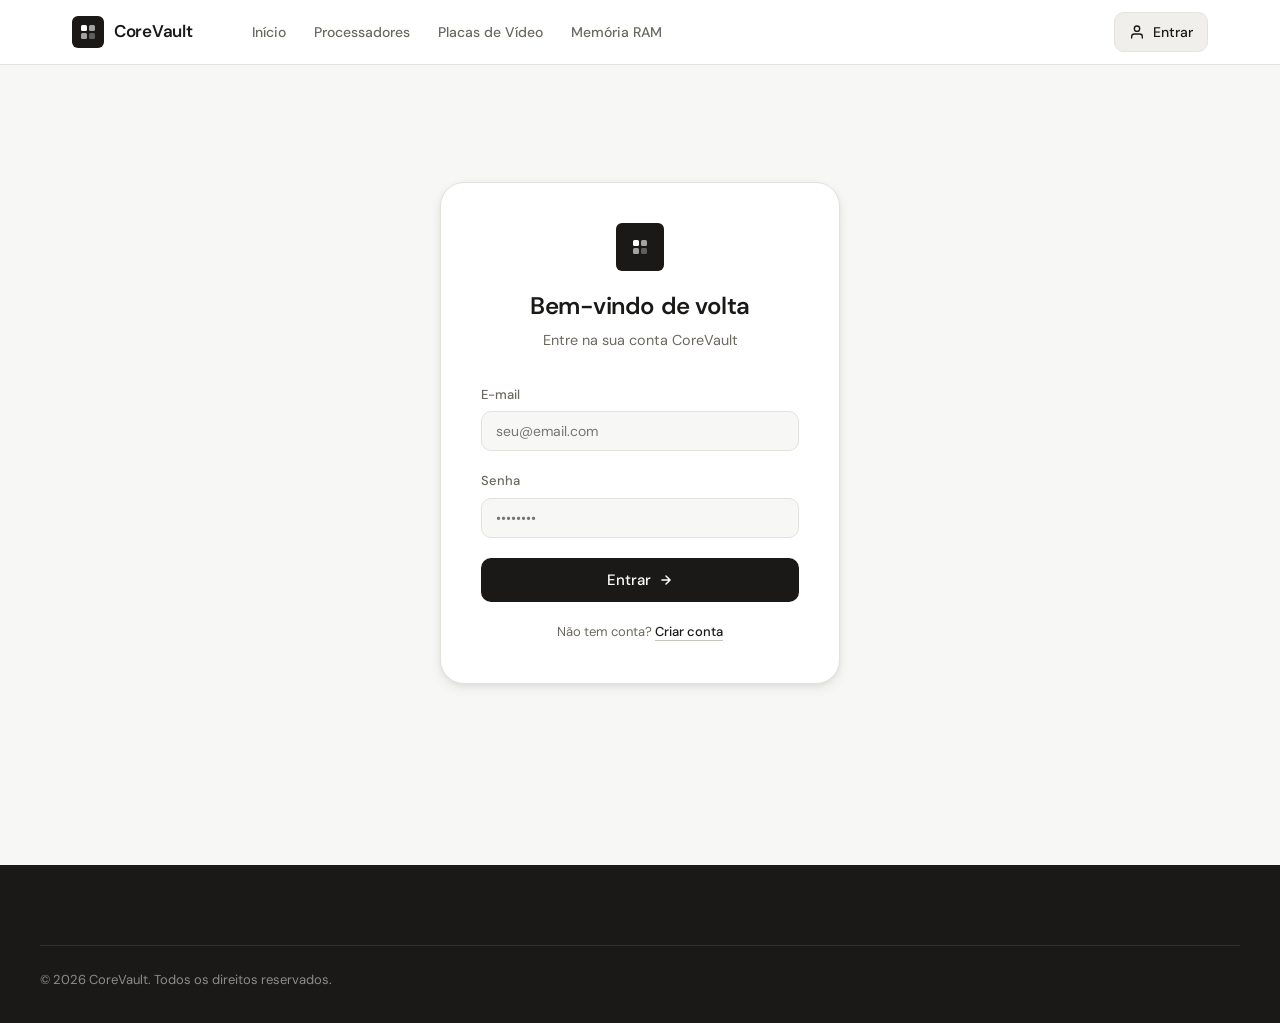
<file: login.html>
<!DOCTYPE html>
<html lang="pt-br">
<head>
  <meta charset="UTF-8">
  <meta name="viewport" content="width=device-width, initial-scale=1.0">
  <title>Entrar — CoreVault</title>
  <link rel="stylesheet" href="style.css">
</head>
<body>

  <header class="site-header">
    <div class="header-inner">
      <a href="index.html" class="logo">
        <div class="logo-icon">
          <svg viewBox="0 0 18 18" fill="none"><rect x="2" y="2" width="6" height="6" rx="1.5" fill="white"/><rect x="10" y="2" width="6" height="6" rx="1.5" fill="white" opacity="0.6"/><rect x="2" y="10" width="6" height="6" rx="1.5" fill="white" opacity="0.6"/><rect x="10" y="10" width="6" height="6" rx="1.5" fill="white" opacity="0.3"/></svg>
        </div>
        CoreVault
      </a>
      <button class="hamburger-btn" id="hamburger-btn" aria-label="Abrir menu" aria-expanded="false">
        <span></span><span></span><span></span>
      </button>
      <nav class="site-nav">
        <a href="index.html">Início</a>
        <a href="processadores.html">Processadores</a>
        <a href="placa-video.html">Placas de Vídeo</a>
        <a href="memoria-ram.html">Memória RAM</a>
      </nav>
      <div class="header-actions">
        <a href="login.html" class="login-btn active">
          <svg width="16" height="16" viewBox="0 0 24 24" fill="none" stroke="currentColor" stroke-width="2" stroke-linecap="round" stroke-linejoin="round"><path d="M20 21v-2a4 4 0 0 0-4-4H8a4 4 0 0 0-4 4v2"/><circle cx="12" cy="7" r="4"/></svg>
          Entrar
        </a>
      </div>
    </div>
  </header>

  <div style="min-height: calc(100vh - 64px - 100px); display: flex; align-items: center; justify-content: center; padding: 3rem 1rem;">
    <div style="background: var(--surface); border: 1px solid var(--border); border-radius: var(--radius-xl); padding: 2.5rem; width: 100%; max-width: 400px; box-shadow: var(--shadow-md);">

      <div style="text-align: center; margin-bottom: 2rem;">
        <div class="logo-icon" style="margin: 0 auto 1rem; width: 48px; height: 48px;">
          <svg viewBox="0 0 18 18" fill="none"><rect x="2" y="2" width="6" height="6" rx="1.5" fill="white"/><rect x="10" y="2" width="6" height="6" rx="1.5" fill="white" opacity="0.6"/><rect x="2" y="10" width="6" height="6" rx="1.5" fill="white" opacity="0.6"/><rect x="10" y="10" width="6" height="6" rx="1.5" fill="white" opacity="0.3"/></svg>
        </div>
        <h1 style="font-size: 1.5rem; font-weight: 600; letter-spacing: -0.02em; margin-bottom: 0.25rem;">Bem-vindo de volta</h1>
        <p style="font-size: 0.9rem; color: var(--text-2);">Entre na sua conta CoreVault</p>
      </div>

      <div style="display: flex; flex-direction: column; gap: 1.25rem;">
        <div style="display: flex; flex-direction: column; gap: 6px;">
          <label style="font-size: 13px; font-weight: 500; color: var(--text-2);">E-mail</label>
          <input id="login-email" type="email" placeholder="seu@email.com"
            style="padding: 10px 14px; border: 1px solid var(--border); border-radius: var(--radius-md); font-family: inherit; font-size: 14px; background: var(--bg); color: var(--text); outline: none; transition: border-color 0.2s;"
            onfocus="this.style.borderColor='var(--border-strong)'" onblur="this.style.borderColor='var(--border)'">
        </div>
        <div style="display: flex; flex-direction: column; gap: 6px;">
          <label style="font-size: 13px; font-weight: 500; color: var(--text-2);">Senha</label>
          <input id="login-password" type="password" placeholder="••••••••"
            style="padding: 10px 14px; border: 1px solid var(--border); border-radius: var(--radius-md); font-family: inherit; font-size: 14px; background: var(--bg); color: var(--text); outline: none; transition: border-color 0.2s;"
            onfocus="this.style.borderColor='var(--border-strong)'" onblur="this.style.borderColor='var(--border)'">
        </div>
        <div id="login-error" style="display:none; background: var(--red-light); border: 1px solid #fca5a5; border-radius: var(--radius-md); padding: 10px 14px; font-size: 13px; color: var(--red);"></div>
        <button class="btn-primary" style="justify-content: center; width: 100%;" onclick="fazerLogin()">
          Entrar
          <svg width="14" height="14" viewBox="0 0 24 24" fill="none" stroke="currentColor" stroke-width="2.5" stroke-linecap="round" stroke-linejoin="round"><path d="M5 12h14M12 5l7 7-7 7"/></svg>
        </button>
        <p style="text-align: center; font-size: 13px; color: var(--text-2);">
          Não tem conta? <a href="cadastro.html" style="color: var(--text); font-weight: 500; border-bottom: 1px solid var(--border-strong);">Criar conta</a>
        </p>
      </div>

    </div>
  </div>

  <footer class="site-footer">
    <div class="footer-bottom">
      <span>&copy; 2026 CoreVault. Todos os direitos reservados.</span>
    </div>
  </footer>

  <script>
    // Redireciona se já estiver logado
    (function() {
      try {
        const user = JSON.parse(localStorage.getItem('corevault_user'));
        if (user) window.location.replace('index.html');
      } catch(e) {}
    })();

    function fazerLogin() {
      const email = document.getElementById('login-email').value.trim();
      const senha = document.getElementById('login-password').value.trim();

      const errorEl = document.getElementById('login-error');
      errorEl.style.display = 'none';

      if (!email || !senha) {
        errorEl.textContent = 'Por favor, preencha todos os campos.';
        errorEl.style.display = 'block';
        return;
      }

      // Simula login: aceita qualquer e-mail/senha válidos
      // (em produção, isso seria validado no backend)
      const emailRegex = /^[^\s@]+@[^\s@]+\.[^\s@]+$/;
      if (!emailRegex.test(email)) {
        errorEl.textContent = 'Insira um e-mail válido.';
        errorEl.style.display = 'block';
        return;
      }

      // Salva sessão: tenta recuperar cadastro existente, senão cria entrada genérica
      let existingUser = null;
      try {
        const all = JSON.parse(localStorage.getItem('corevault_users') || '[]');
        existingUser = all.find(u => u.email === email);
      } catch(e) {}

      const user = existingUser || { nome: email.split('@')[0], email };
      localStorage.setItem('corevault_user', JSON.stringify(user));
      window.location.href = 'index.html';
    }

    // Permite login com Enter
    document.addEventListener('keydown', e => {
      if (e.key === 'Enter') fazerLogin();
    });
  </script>
  <script src="auth.js"></script>
</body>
</html>
</file>
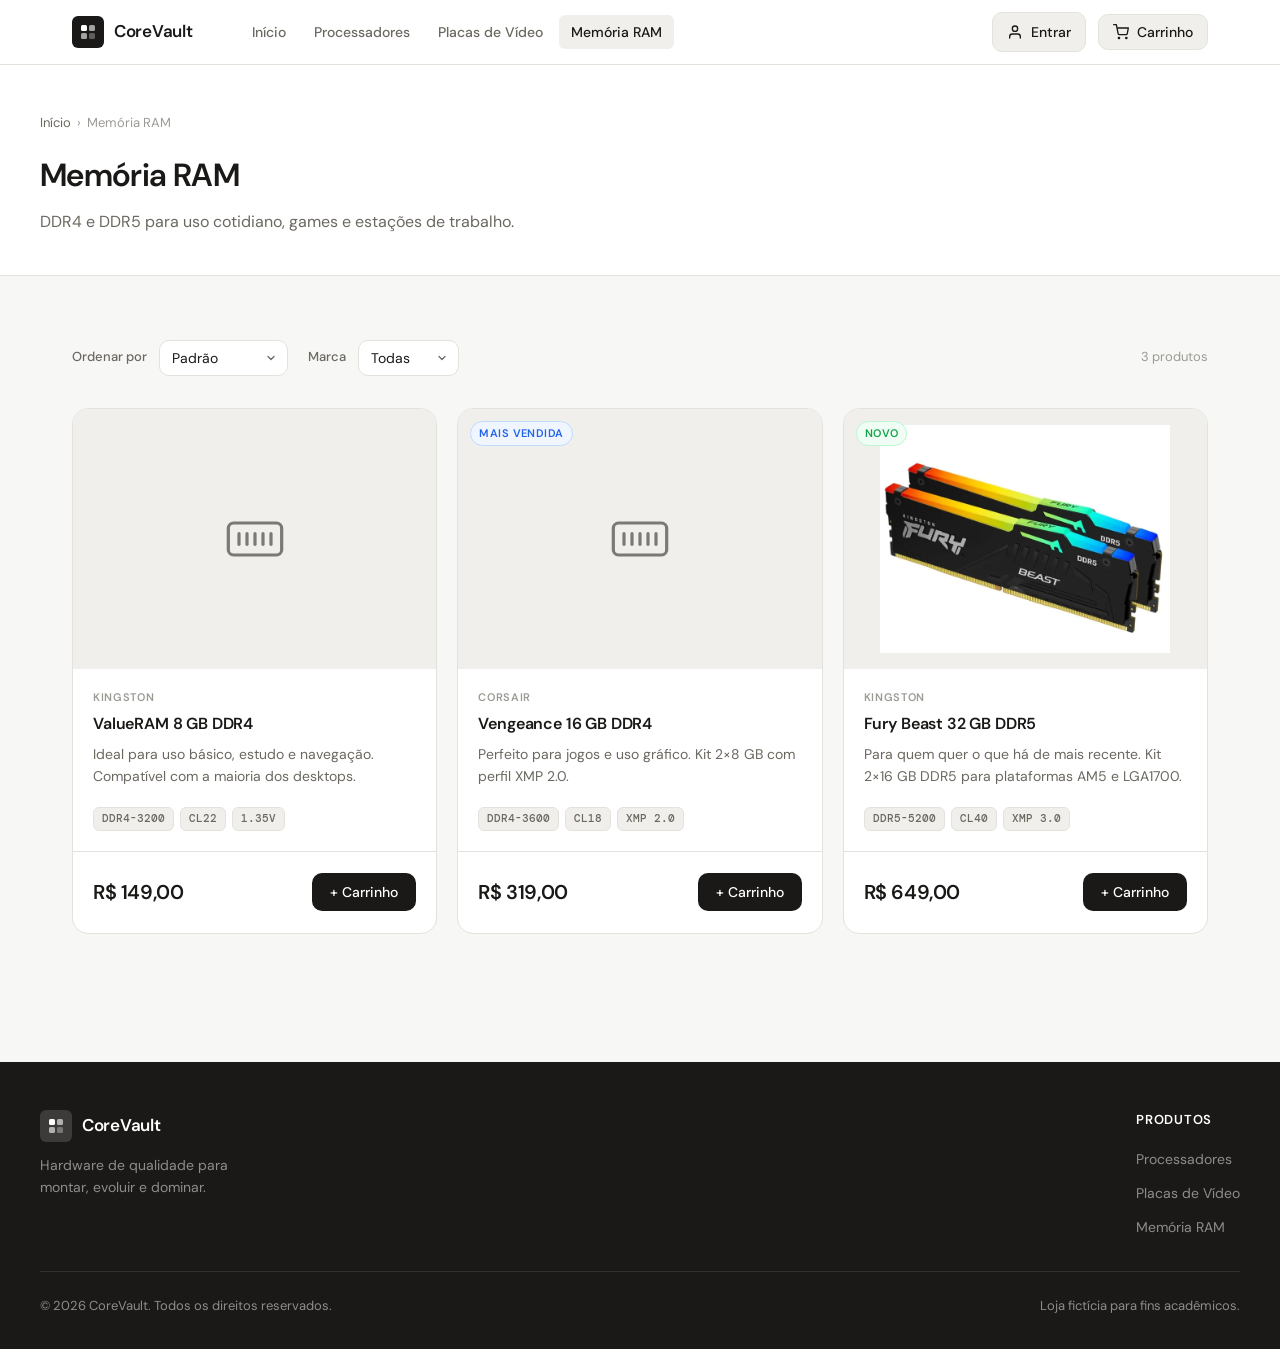
<file: memoria-ram.html>
<!DOCTYPE html>
<html lang="pt-br">
<head>
  <meta charset="UTF-8">
  <meta name="viewport" content="width=device-width, initial-scale=1.0">
  <title>Memória RAM — CoreVault</title>
  <link rel="stylesheet" href="style.css">
</head>
<body>

  <header class="site-header">
    <div class="header-inner">
      <a href="index.html" class="logo">
        <div class="logo-icon">
          <svg viewBox="0 0 18 18" fill="none"><rect x="2" y="2" width="6" height="6" rx="1.5" fill="white"/><rect x="10" y="2" width="6" height="6" rx="1.5" fill="white" opacity="0.6"/><rect x="2" y="10" width="6" height="6" rx="1.5" fill="white" opacity="0.6"/><rect x="10" y="10" width="6" height="6" rx="1.5" fill="white" opacity="0.3"/></svg>
        </div>
        CoreVault
      </a>
      <button class="hamburger-btn" id="hamburger-btn" aria-label="Abrir menu" aria-expanded="false">
        <span></span><span></span><span></span>
      </button>
      <nav class="site-nav">
        <a href="index.html">Início</a>
        <a href="processadores.html">Processadores</a>
        <a href="placa-video.html">Placas de Vídeo</a>
        <a href="memoria-ram.html" class="active">Memória RAM</a>
      </nav>
      <div class="header-actions">
        <a href="login.html" class="login-btn">
          <svg width="16" height="16" viewBox="0 0 24 24" fill="none" stroke="currentColor" stroke-width="2" stroke-linecap="round" stroke-linejoin="round"><path d="M20 21v-2a4 4 0 0 0-4-4H8a4 4 0 0 0-4 4v2"/><circle cx="12" cy="7" r="4"/></svg>
          Entrar
        </a>
        <button class="cart-btn" id="cart-btn">
          <svg width="16" height="16" viewBox="0 0 24 24" fill="none" stroke="currentColor" stroke-width="2" stroke-linecap="round" stroke-linejoin="round"><circle cx="9" cy="21" r="1"/><circle cx="20" cy="21" r="1"/><path d="M1 1h4l2.68 13.39a2 2 0 0 0 2 1.61h9.72a2 2 0 0 0 2-1.61L23 6H6"/></svg>
          Carrinho
          <span class="cart-count hidden">0</span>
        </button>
      </div>
    </div>
  </header>

  <div class="page-header">
    <div class="page-header-inner">
      <div class="breadcrumb">
        <a href="index.html">Início</a>
        <span>›</span>
        <span>Memória RAM</span>
      </div>
      <h1>Memória RAM</h1>
      <p>DDR4 e DDR5 para uso cotidiano, games e estações de trabalho.</p>
    </div>
  </div>

  <main class="section">
    <div class="products-grid">

      <div class="product-card">
        <div class="product-image">
          <svg viewBox="0 0 24 24" fill="none" stroke="currentColor" stroke-width="1.2" stroke-linecap="round" stroke-linejoin="round"><rect x="2" y="6" width="20" height="12" rx="2"/><line x1="6" y1="10" x2="6" y2="14"/><line x1="9" y1="10" x2="9" y2="14"/><line x1="12" y1="10" x2="12" y2="14"/><line x1="15" y1="10" x2="15" y2="14"/><line x1="18" y1="10" x2="18" y2="14"/></svg>
        </div>
        <div class="product-body">
          <div class="product-brand">Kingston</div>
          <div class="product-name">ValueRAM 8 GB DDR4</div>
          <div class="product-desc">Ideal para uso básico, estudo e navegação. Compatível com a maioria dos desktops.</div>
          <div class="product-specs">
            <span class="spec-tag">DDR4-3200</span>
            <span class="spec-tag">CL22</span>
            <span class="spec-tag">1.35V</span>
          </div>
        </div>
        <div class="product-footer">
          <div class="product-price">
            <span class="price-value">R$ 149,00</span>
          </div>
          <button class="btn-comprar" onclick="openModal({id:'kvr8ddr4',name:'Kingston ValueRAM 8GB DDR4',price:149,icon:ramSVG()})">+ Carrinho</button>
        </div>
      </div>

      <div class="product-card">
        <div class="product-image">
          <span class="product-badge badge-popular">Mais vendida</span>
          <svg viewBox="0 0 24 24" fill="none" stroke="currentColor" stroke-width="1.2" stroke-linecap="round" stroke-linejoin="round"><rect x="2" y="6" width="20" height="12" rx="2"/><line x1="6" y1="10" x2="6" y2="14"/><line x1="9" y1="10" x2="9" y2="14"/><line x1="12" y1="10" x2="12" y2="14"/><line x1="15" y1="10" x2="15" y2="14"/><line x1="18" y1="10" x2="18" y2="14"/></svg>
        </div>
        <div class="product-body">
          <div class="product-brand">Corsair</div>
          <div class="product-name">Vengeance 16 GB DDR4</div>
          <div class="product-desc">Perfeito para jogos e uso gráfico. Kit 2×8 GB com perfil XMP 2.0.</div>
          <div class="product-specs">
            <span class="spec-tag">DDR4-3600</span>
            <span class="spec-tag">CL18</span>
            <span class="spec-tag">XMP 2.0</span>
          </div>
        </div>
        <div class="product-footer">
          <div class="product-price">
            <span class="price-value">R$ 319,00</span>
          </div>
          <button class="btn-comprar" onclick="openModal({id:'corsair16ddr4',name:'Corsair Vengeance 16GB DDR4',price:319,icon:ramSVG()})">+ Carrinho</button>
        </div>
      </div>

      <div class="product-card">
        <div class="product-image">
          <span class="product-badge badge-new">Novo</span>
          <svg viewBox="0 0 24 24" fill="none" stroke="currentColor" stroke-width="1.2" stroke-linecap="round" stroke-linejoin="round"><rect x="2" y="6" width="20" height="12" rx="2"/><line x1="6" y1="10" x2="6" y2="14"/><line x1="9" y1="10" x2="9" y2="14"/><line x1="12" y1="10" x2="12" y2="14"/><line x1="15" y1="10" x2="15" y2="14"/><line x1="18" y1="10" x2="18" y2="14"/></svg>
          <img src="Ram-FuryBeast.png" alt="Kingston Fury Beast 32GB DDR5" class="product-img">
        </div>
        <div class="product-body">
          <div class="product-brand">Kingston</div>
          <div class="product-name">Fury Beast 32 GB DDR5</div>
          <div class="product-desc">Para quem quer o que há de mais recente. Kit 2×16 GB DDR5 para plataformas AM5 e LGA1700.</div>
          <div class="product-specs">
            <span class="spec-tag">DDR5-5200</span>
            <span class="spec-tag">CL40</span>
            <span class="spec-tag">XMP 3.0</span>
          </div>
        </div>
        <div class="product-footer">
          <div class="product-price">
            <span class="price-value">R$ 649,00</span>
          </div>
          <button class="btn-comprar" onclick="openModal({id:'fury32ddr5',name:'Kingston Fury Beast 32GB DDR5',price:649,icon:ramSVG()})">+ Carrinho</button>
        </div>
      </div>

    </div>
  </main>

  <footer class="site-footer">
    <div class="footer-inner">
      <div class="footer-brand">
        <div class="logo">
          <div class="logo-icon"><svg viewBox="0 0 18 18" fill="none"><rect x="2" y="2" width="6" height="6" rx="1.5" fill="white"/><rect x="10" y="2" width="6" height="6" rx="1.5" fill="white" opacity="0.6"/><rect x="2" y="10" width="6" height="6" rx="1.5" fill="white" opacity="0.6"/><rect x="10" y="10" width="6" height="6" rx="1.5" fill="white" opacity="0.3"/></svg></div>
          CoreVault
        </div>
        <p>Hardware de qualidade para montar, evoluir e dominar.</p>
      </div>
      <div class="footer-links">
        <h4>Produtos</h4>
        <ul>
          <li><a href="processadores.html">Processadores</a></li>
          <li><a href="placa-video.html">Placas de Vídeo</a></li>
          <li><a href="memoria-ram.html">Memória RAM</a></li>
        </ul>
      </div>
    </div>
    <div class="footer-bottom">
      <span>&copy; 2026 CoreVault. Todos os direitos reservados.</span>
      <span>Loja fictícia para fins acadêmicos.</span>
    </div>
  </footer>

  <div class="modal-overlay" id="modal-overlay">
    <div class="modal">
      <div class="modal-header">
        <div>
          <div class="modal-title">Adicionar ao carrinho</div>
          <div class="modal-subtitle">Confirme a quantidade</div>
        </div>
        <button class="modal-close" id="modal-close-btn">✕</button>
      </div>
      <div class="modal-product">
        <div class="modal-product-icon" id="modal-icon"></div>
        <div>
          <div class="modal-product-name" id="modal-product-name">—</div>
          <div class="modal-product-price" id="modal-product-price">—</div>
        </div>
      </div>
      <div class="modal-qty">
        <label>Quantidade</label>
        <div class="qty-controls">
          <button class="qty-btn" id="qty-minus">−</button>
          <div class="qty-value" id="modal-qty-value">1</div>
          <button class="qty-btn" id="qty-plus">+</button>
        </div>
      </div>
      <div class="modal-actions">
        <button class="btn-secondary" onclick="closeModal()">Cancelar</button>
        <button class="btn-primary" id="modal-confirm-btn">Confirmar</button>
      </div>
    </div>
  </div>

  <div class="cart-overlay" id="cart-overlay"></div>
  <div class="cart-sidebar" id="cart-sidebar">
    <div class="cart-sidebar-header">
      <h2>Carrinho</h2>
      <button class="modal-close" id="cart-close-btn">✕</button>
    </div>
    <div class="cart-items" id="cart-items-list"><div class="cart-empty">Seu carrinho está vazio.</div></div>
    <div class="cart-footer">
      <div class="cart-total"><span>Total</span><span id="cart-total-value">R$ 0,00</span></div>
      <button class="btn-primary" style="justify-content:center;" onclick="window.location.href='login.html'">Finalizar compra</button>
    </div>
  </div>

  <div class="toast" id="toast"><span class="toast-icon">✓</span><span class="toast-msg"></span></div>

  <script src="cart.js"></script>
  <script src="filter.js"></script>
  <script>
    function ramSVG() {
      return `<svg width="24" height="24" viewBox="0 0 24 24" fill="none" stroke="currentColor" stroke-width="1.5" stroke-linecap="round" stroke-linejoin="round"><rect x="2" y="6" width="20" height="12" rx="2"/><line x1="6" y1="10" x2="6" y2="14"/><line x1="9" y1="10" x2="9" y2="14"/><line x1="12" y1="10" x2="12" y2="14"/><line x1="15" y1="10" x2="15" y2="14"/><line x1="18" y1="10" x2="18" y2="14"/></svg>`;
    }
  </script>
  <script src="auth.js"></script>
</body>
</html>
</file>
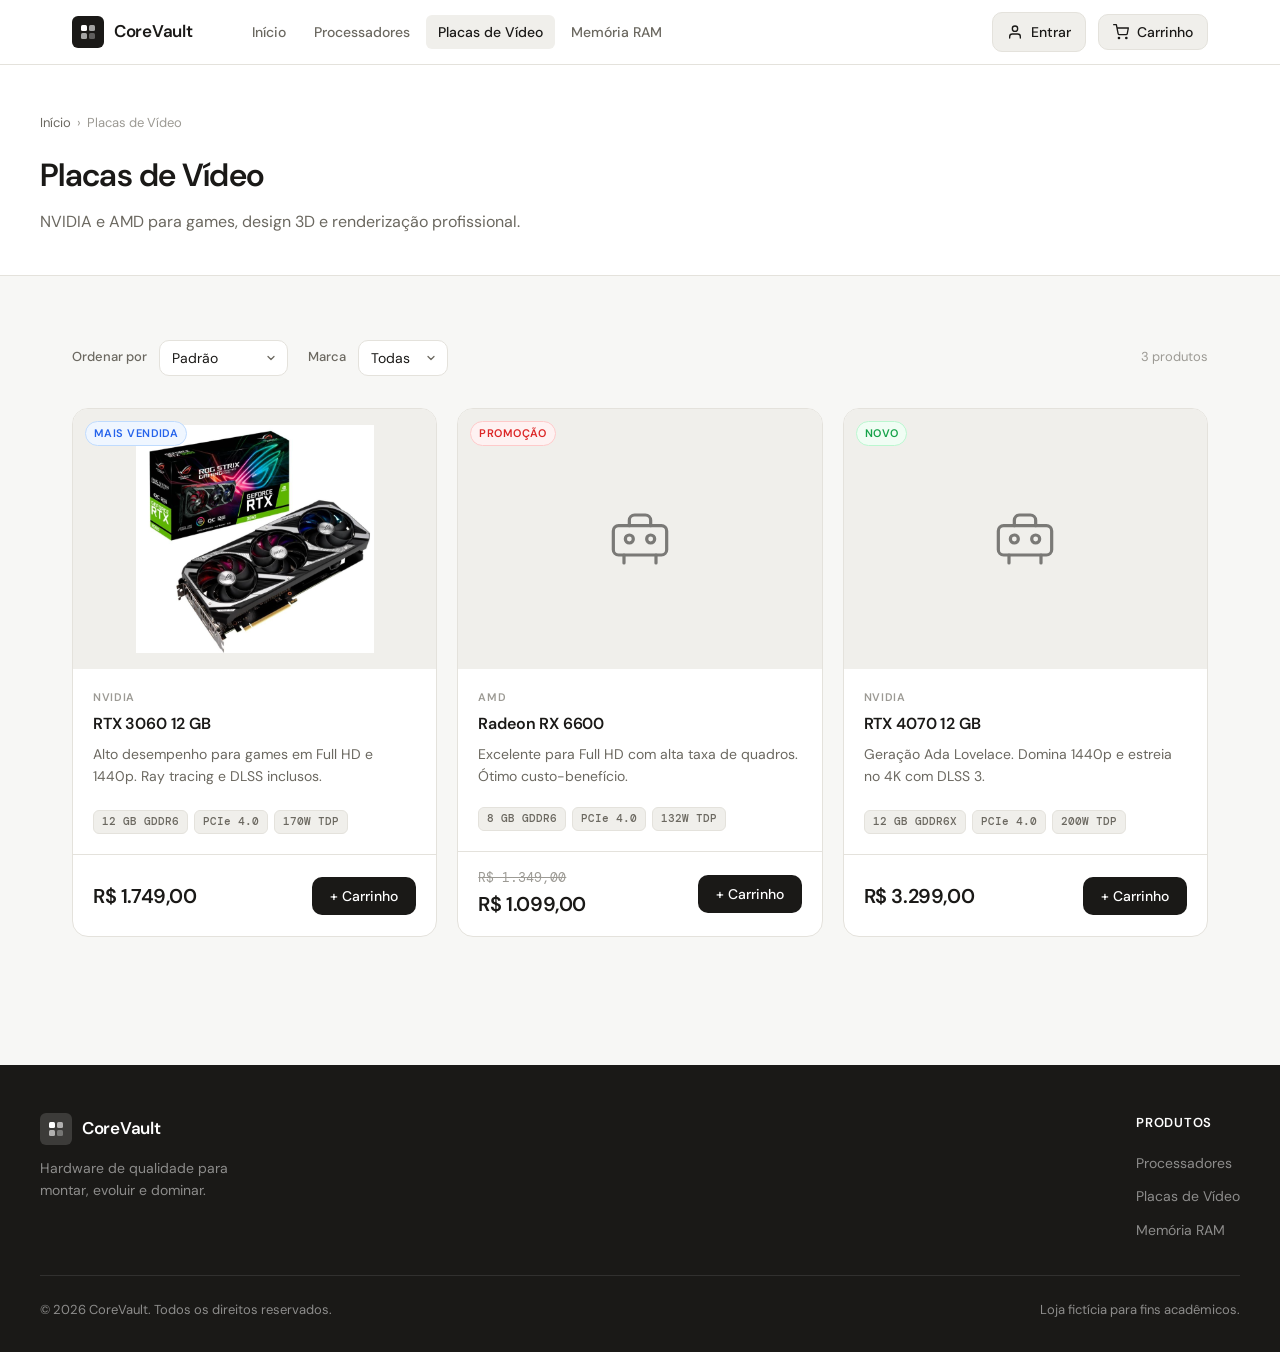
<file: placa-video.html>
<!DOCTYPE html>
<html lang="pt-br">
<head>
  <meta charset="UTF-8">
  <meta name="viewport" content="width=device-width, initial-scale=1.0">
  <title>Placas de Vídeo — CoreVault</title>
  <link rel="stylesheet" href="style.css">
</head>
<body>

  <header class="site-header">
    <div class="header-inner">
      <a href="index.html" class="logo">
        <div class="logo-icon">
          <svg viewBox="0 0 18 18" fill="none"><rect x="2" y="2" width="6" height="6" rx="1.5" fill="white"/><rect x="10" y="2" width="6" height="6" rx="1.5" fill="white" opacity="0.6"/><rect x="2" y="10" width="6" height="6" rx="1.5" fill="white" opacity="0.6"/><rect x="10" y="10" width="6" height="6" rx="1.5" fill="white" opacity="0.3"/></svg>
        </div>
        CoreVault
      </a>
      <button class="hamburger-btn" id="hamburger-btn" aria-label="Abrir menu" aria-expanded="false">
        <span></span><span></span><span></span>
      </button>
      <nav class="site-nav">
        <a href="index.html">Início</a>
        <a href="processadores.html">Processadores</a>
        <a href="placa-video.html" class="active">Placas de Vídeo</a>
        <a href="memoria-ram.html">Memória RAM</a>
      </nav>
      <div class="header-actions">
        <a href="login.html" class="login-btn">
          <svg width="16" height="16" viewBox="0 0 24 24" fill="none" stroke="currentColor" stroke-width="2" stroke-linecap="round" stroke-linejoin="round"><path d="M20 21v-2a4 4 0 0 0-4-4H8a4 4 0 0 0-4 4v2"/><circle cx="12" cy="7" r="4"/></svg>
          Entrar
        </a>
        <button class="cart-btn" id="cart-btn">
          <svg width="16" height="16" viewBox="0 0 24 24" fill="none" stroke="currentColor" stroke-width="2" stroke-linecap="round" stroke-linejoin="round"><circle cx="9" cy="21" r="1"/><circle cx="20" cy="21" r="1"/><path d="M1 1h4l2.68 13.39a2 2 0 0 0 2 1.61h9.72a2 2 0 0 0 2-1.61L23 6H6"/></svg>
          Carrinho
          <span class="cart-count hidden">0</span>
        </button>
      </div>
    </div>
  </header>

  <div class="page-header">
    <div class="page-header-inner">
      <div class="breadcrumb">
        <a href="index.html">Início</a>
        <span>›</span>
        <span>Placas de Vídeo</span>
      </div>
      <h1>Placas de Vídeo</h1>
      <p>NVIDIA e AMD para games, design 3D e renderização profissional.</p>
    </div>
  </div>

  <main class="section">
    <div class="products-grid">

      <div class="product-card">
        <div class="product-image">
          <span class="product-badge badge-popular">Mais vendida</span>
          <svg viewBox="0 0 24 24" fill="none" stroke="currentColor" stroke-width="1.2" stroke-linecap="round" stroke-linejoin="round"><rect x="2" y="7" width="20" height="11" rx="2"/><path d="M8 7V5a2 2 0 0 1 2-2h4a2 2 0 0 1 2 2v2"/><circle cx="8" cy="12" r="1.5"/><circle cx="16" cy="12" r="1.5"/><line x1="6" y1="18" x2="6" y2="21"/><line x1="18" y1="18" x2="18" y2="21"/></svg>
          <img src="placa_de_video_gtx.png" alt="NVIDIA RTX 3060 12GB" class="product-img">
        </div>
        <div class="product-body">
          <div class="product-brand">NVIDIA</div>
          <div class="product-name">RTX 3060 12 GB</div>
          <div class="product-desc">Alto desempenho para games em Full HD e 1440p. Ray tracing e DLSS inclusos.</div>
          <div class="product-specs">
            <span class="spec-tag">12 GB GDDR6</span>
            <span class="spec-tag">PCIe 4.0</span>
            <span class="spec-tag">170W TDP</span>
          </div>
        </div>
        <div class="product-footer">
          <div class="product-price">
            <span class="price-value">R$ 1.749,00</span>
          </div>
          <button class="btn-comprar" onclick="openModal({id:'rtx3060',name:'NVIDIA RTX 3060 12GB',price:1749,icon:gpuSVG()})">+ Carrinho</button>
        </div>
      </div>

      <div class="product-card">
        <div class="product-image">
          <span class="product-badge badge-sale">Promoção</span>
          <svg viewBox="0 0 24 24" fill="none" stroke="currentColor" stroke-width="1.2" stroke-linecap="round" stroke-linejoin="round"><rect x="2" y="7" width="20" height="11" rx="2"/><path d="M8 7V5a2 2 0 0 1 2-2h4a2 2 0 0 1 2 2v2"/><circle cx="8" cy="12" r="1.5"/><circle cx="16" cy="12" r="1.5"/><line x1="6" y1="18" x2="6" y2="21"/><line x1="18" y1="18" x2="18" y2="21"/></svg>
        </div>
        <div class="product-body">
          <div class="product-brand">AMD</div>
          <div class="product-name">Radeon RX 6600</div>
          <div class="product-desc">Excelente para Full HD com alta taxa de quadros. Ótimo custo-benefício.</div>
          <div class="product-specs">
            <span class="spec-tag">8 GB GDDR6</span>
            <span class="spec-tag">PCIe 4.0</span>
            <span class="spec-tag">132W TDP</span>
          </div>
        </div>
        <div class="product-footer">
          <div class="product-price">
            <span class="price-old">R$ 1.349,00</span>
            <span class="price-value">R$ 1.099,00</span>
          </div>
          <button class="btn-comprar" onclick="openModal({id:'rx6600',name:'AMD Radeon RX 6600',price:1099,icon:gpuSVG()})">+ Carrinho</button>
        </div>
      </div>

      <div class="product-card">
        <div class="product-image">
          <span class="product-badge badge-new">Novo</span>
          <svg viewBox="0 0 24 24" fill="none" stroke="currentColor" stroke-width="1.2" stroke-linecap="round" stroke-linejoin="round"><rect x="2" y="7" width="20" height="11" rx="2"/><path d="M8 7V5a2 2 0 0 1 2-2h4a2 2 0 0 1 2 2v2"/><circle cx="8" cy="12" r="1.5"/><circle cx="16" cy="12" r="1.5"/><line x1="6" y1="18" x2="6" y2="21"/><line x1="18" y1="18" x2="18" y2="21"/></svg>
        </div>
        <div class="product-body">
          <div class="product-brand">NVIDIA</div>
          <div class="product-name">RTX 4070 12 GB</div>
          <div class="product-desc">Geração Ada Lovelace. Domina 1440p e estreia no 4K com DLSS 3.</div>
          <div class="product-specs">
            <span class="spec-tag">12 GB GDDR6X</span>
            <span class="spec-tag">PCIe 4.0</span>
            <span class="spec-tag">200W TDP</span>
          </div>
        </div>
        <div class="product-footer">
          <div class="product-price">
            <span class="price-value">R$ 3.299,00</span>
          </div>
          <button class="btn-comprar" onclick="openModal({id:'rtx4070',name:'NVIDIA RTX 4070 12GB',price:3299,icon:gpuSVG()})">+ Carrinho</button>
        </div>
      </div>

    </div>
  </main>

  <footer class="site-footer">
    <div class="footer-inner">
      <div class="footer-brand">
        <div class="logo">
          <div class="logo-icon"><svg viewBox="0 0 18 18" fill="none"><rect x="2" y="2" width="6" height="6" rx="1.5" fill="white"/><rect x="10" y="2" width="6" height="6" rx="1.5" fill="white" opacity="0.6"/><rect x="2" y="10" width="6" height="6" rx="1.5" fill="white" opacity="0.6"/><rect x="10" y="10" width="6" height="6" rx="1.5" fill="white" opacity="0.3"/></svg></div>
          CoreVault
        </div>
        <p>Hardware de qualidade para montar, evoluir e dominar.</p>
      </div>
      <div class="footer-links">
        <h4>Produtos</h4>
        <ul>
          <li><a href="processadores.html">Processadores</a></li>
          <li><a href="placa-video.html">Placas de Vídeo</a></li>
          <li><a href="memoria-ram.html">Memória RAM</a></li>
        </ul>
      </div>
    </div>
    <div class="footer-bottom">
      <span>&copy; 2026 CoreVault. Todos os direitos reservados.</span>
      <span>Loja fictícia para fins acadêmicos.</span>
    </div>
  </footer>

  <div class="modal-overlay" id="modal-overlay">
    <div class="modal">
      <div class="modal-header">
        <div>
          <div class="modal-title">Adicionar ao carrinho</div>
          <div class="modal-subtitle">Confirme a quantidade</div>
        </div>
        <button class="modal-close" id="modal-close-btn">✕</button>
      </div>
      <div class="modal-product">
        <div class="modal-product-icon" id="modal-icon"></div>
        <div>
          <div class="modal-product-name" id="modal-product-name">—</div>
          <div class="modal-product-price" id="modal-product-price">—</div>
        </div>
      </div>
      <div class="modal-qty">
        <label>Quantidade</label>
        <div class="qty-controls">
          <button class="qty-btn" id="qty-minus">−</button>
          <div class="qty-value" id="modal-qty-value">1</div>
          <button class="qty-btn" id="qty-plus">+</button>
        </div>
      </div>
      <div class="modal-actions">
        <button class="btn-secondary" onclick="closeModal()">Cancelar</button>
        <button class="btn-primary" id="modal-confirm-btn">Confirmar</button>
      </div>
    </div>
  </div>

  <div class="cart-overlay" id="cart-overlay"></div>
  <div class="cart-sidebar" id="cart-sidebar">
    <div class="cart-sidebar-header">
      <h2>Carrinho</h2>
      <button class="modal-close" id="cart-close-btn">✕</button>
    </div>
    <div class="cart-items" id="cart-items-list"><div class="cart-empty">Seu carrinho está vazio.</div></div>
    <div class="cart-footer">
      <div class="cart-total"><span>Total</span><span id="cart-total-value">R$ 0,00</span></div>
      <button class="btn-primary" style="justify-content:center;" onclick="window.location.href='login.html'">Finalizar compra</button>
    </div>
  </div>

  <div class="toast" id="toast"><span class="toast-icon">✓</span><span class="toast-msg"></span></div>

  <script src="cart.js"></script>
  <script src="filter.js"></script>
  <script>
    function gpuSVG() {
      return `<svg width="24" height="24" viewBox="0 0 24 24" fill="none" stroke="currentColor" stroke-width="1.5" stroke-linecap="round" stroke-linejoin="round"><rect x="2" y="7" width="20" height="11" rx="2"/><path d="M8 7V5a2 2 0 0 1 2-2h4a2 2 0 0 1 2 2v2"/><circle cx="8" cy="12" r="1.5"/><circle cx="16" cy="12" r="1.5"/><line x1="6" y1="18" x2="6" y2="21"/><line x1="18" y1="18" x2="18" y2="21"/></svg>`;
    }
  </script>
  <script src="auth.js"></script>
</body>
</html>
</file>
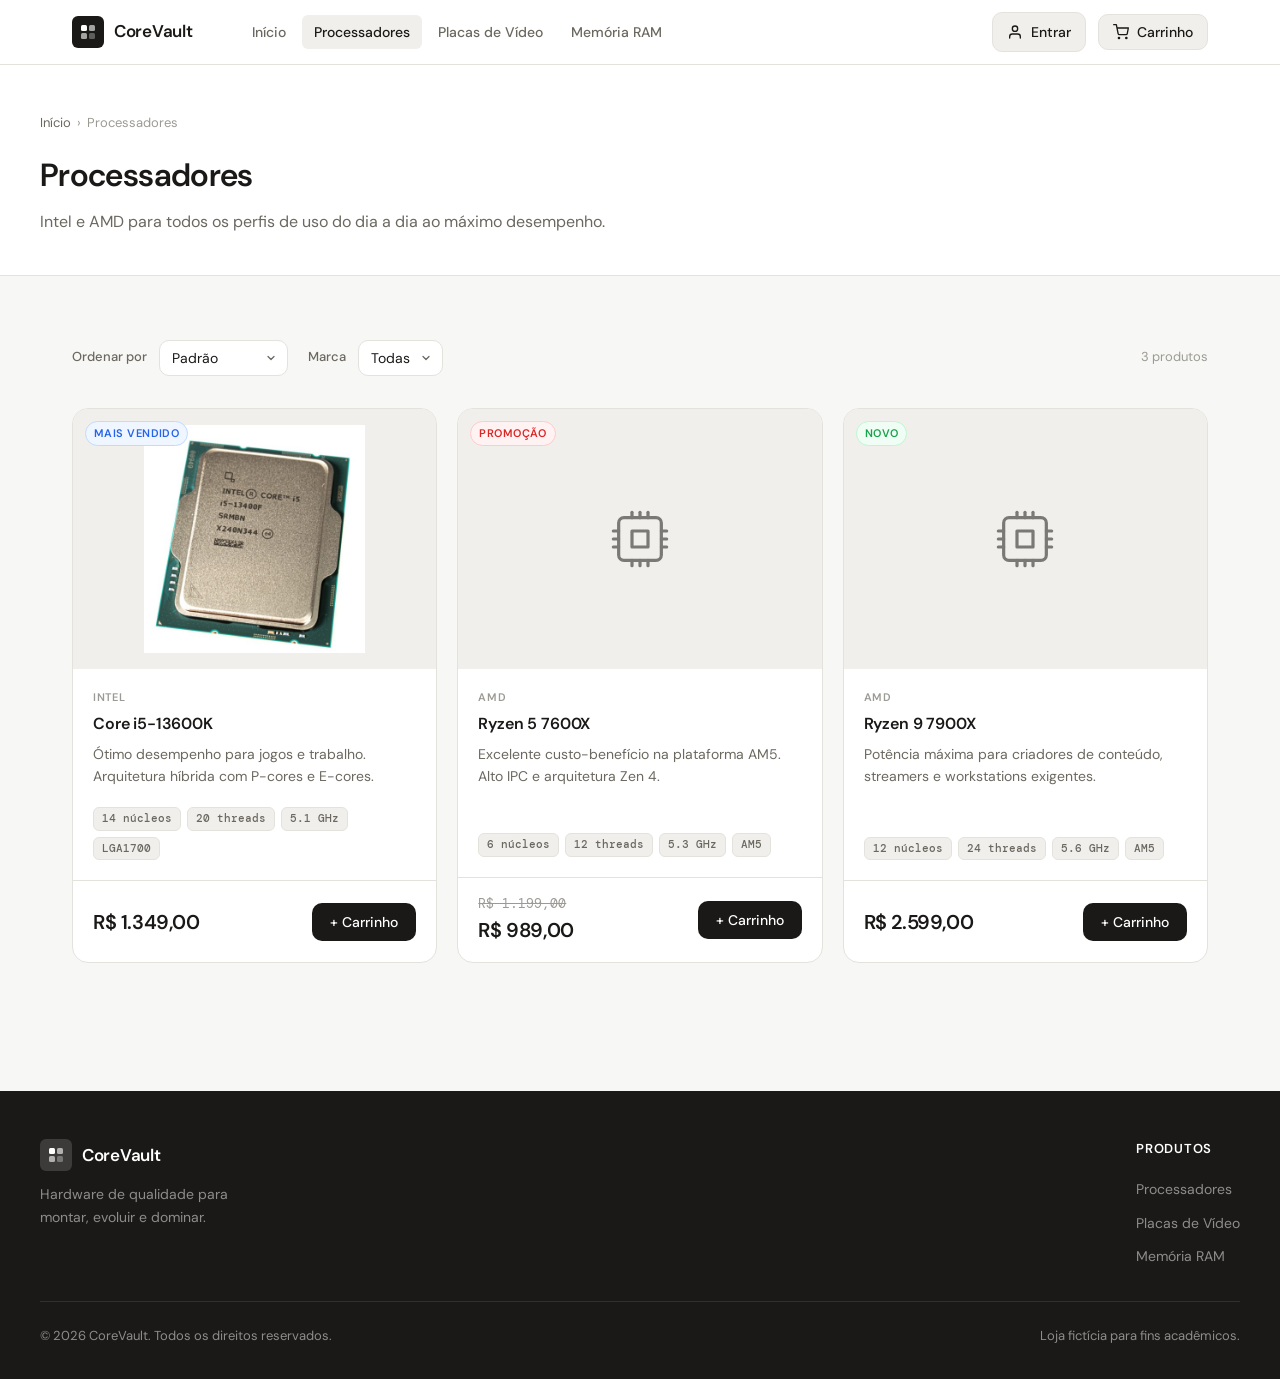
<file: processadores.html>
<!DOCTYPE html>
<html lang="pt-br">
<head>
  <meta charset="UTF-8">
  <meta name="viewport" content="width=device-width, initial-scale=1.0">
  <title>Processadores — CoreVault</title>
  <link rel="stylesheet" href="style.css">
</head>
<body>

  <header class="site-header">
    <div class="header-inner">
      <a href="index.html" class="logo">
        <div class="logo-icon">
          <svg viewBox="0 0 18 18" fill="none"><rect x="2" y="2" width="6" height="6" rx="1.5" fill="white"/><rect x="10" y="2" width="6" height="6" rx="1.5" fill="white" opacity="0.6"/><rect x="2" y="10" width="6" height="6" rx="1.5" fill="white" opacity="0.6"/><rect x="10" y="10" width="6" height="6" rx="1.5" fill="white" opacity="0.3"/></svg>
        </div>
        CoreVault
      </a>
      <button class="hamburger-btn" id="hamburger-btn" aria-label="Abrir menu" aria-expanded="false">
        <span></span><span></span><span></span>
      </button>
      <nav class="site-nav">
        <a href="index.html">Início</a>
        <a href="processadores.html" class="active">Processadores</a>
        <a href="placa-video.html">Placas de Vídeo</a>
        <a href="memoria-ram.html">Memória RAM</a>
      </nav>
      <div class="header-actions">
        <a href="login.html" class="login-btn">
          <svg width="16" height="16" viewBox="0 0 24 24" fill="none" stroke="currentColor" stroke-width="2" stroke-linecap="round" stroke-linejoin="round"><path d="M20 21v-2a4 4 0 0 0-4-4H8a4 4 0 0 0-4 4v2"/><circle cx="12" cy="7" r="4"/></svg>
          Entrar
        </a>
        <button class="cart-btn" id="cart-btn">
          <svg width="16" height="16" viewBox="0 0 24 24" fill="none" stroke="currentColor" stroke-width="2" stroke-linecap="round" stroke-linejoin="round"><circle cx="9" cy="21" r="1"/><circle cx="20" cy="21" r="1"/><path d="M1 1h4l2.68 13.39a2 2 0 0 0 2 1.61h9.72a2 2 0 0 0 2-1.61L23 6H6"/></svg>
          Carrinho
          <span class="cart-count hidden">0</span>
        </button>
      </div>
    </div>
  </header>

  <div class="page-header">
    <div class="page-header-inner">
      <div class="breadcrumb">
        <a href="index.html">Início</a>
        <span>›</span>
        <span>Processadores</span>
      </div>
      <h1>Processadores</h1>
      <p>Intel e AMD para todos os perfis de uso do dia a dia ao máximo desempenho.</p>
    </div>
  </div>

  <main class="section">
    <div class="products-grid">

      <div class="product-card">
        <div class="product-image">
          <span class="product-badge badge-popular">Mais vendido</span>
          <svg viewBox="0 0 24 24" fill="none" stroke="currentColor" stroke-width="1.2" stroke-linecap="round" stroke-linejoin="round"><rect x="4" y="4" width="16" height="16" rx="2"/><rect x="9" y="9" width="6" height="6"/><line x1="9" y1="2" x2="9" y2="4"/><line x1="12" y1="2" x2="12" y2="4"/><line x1="15" y1="2" x2="15" y2="4"/><line x1="9" y1="20" x2="9" y2="22"/><line x1="12" y1="20" x2="12" y2="22"/><line x1="15" y1="20" x2="15" y2="22"/><line x1="20" y1="9" x2="22" y2="9"/><line x1="20" y1="12" x2="22" y2="12"/><line x1="20" y1="15" x2="22" y2="15"/><line x1="2" y1="9" x2="4" y2="9"/><line x1="2" y1="12" x2="4" y2="12"/><line x1="2" y1="15" x2="4" y2="15"/></svg>
          <img src="processador-core-i5.jpeg" alt="Intel Core i5-13600K" class="product-img">
        </div>
        <div class="product-body">
          <div class="product-brand">Intel</div>
          <div class="product-name">Core i5-13600K</div>
          <div class="product-desc">Ótimo desempenho para jogos e trabalho. Arquitetura híbrida com P-cores e E-cores.</div>
          <div class="product-specs">
            <span class="spec-tag">14 núcleos</span>
            <span class="spec-tag">20 threads</span>
            <span class="spec-tag">5.1 GHz</span>
            <span class="spec-tag">LGA1700</span>
          </div>
        </div>
        <div class="product-footer">
          <div class="product-price">
            <span class="price-value">R$ 1.349,00</span>
          </div>
          <button class="btn-comprar" onclick="openModal({id:'i5-13600k',name:'Intel Core i5-13600K',price:1349,icon:cpuSVG()})">+ Carrinho</button>
        </div>
      </div>

      <div class="product-card">
        <div class="product-image">
          <span class="product-badge badge-sale">Promoção</span>
          <svg viewBox="0 0 24 24" fill="none" stroke="currentColor" stroke-width="1.2" stroke-linecap="round" stroke-linejoin="round"><rect x="4" y="4" width="16" height="16" rx="2"/><rect x="9" y="9" width="6" height="6"/><line x1="9" y1="2" x2="9" y2="4"/><line x1="12" y1="2" x2="12" y2="4"/><line x1="15" y1="2" x2="15" y2="4"/><line x1="9" y1="20" x2="9" y2="22"/><line x1="12" y1="20" x2="12" y2="22"/><line x1="15" y1="20" x2="15" y2="22"/><line x1="20" y1="9" x2="22" y2="9"/><line x1="20" y1="12" x2="22" y2="12"/><line x1="20" y1="15" x2="22" y2="15"/><line x1="2" y1="9" x2="4" y2="9"/><line x1="2" y1="12" x2="4" y2="12"/><line x1="2" y1="15" x2="4" y2="15"/></svg>
        </div>
        <div class="product-body">
          <div class="product-brand">AMD</div>
          <div class="product-name">Ryzen 5 7600X</div>
          <div class="product-desc">Excelente custo-benefício na plataforma AM5. Alto IPC e arquitetura Zen 4.</div>
          <div class="product-specs">
            <span class="spec-tag">6 núcleos</span>
            <span class="spec-tag">12 threads</span>
            <span class="spec-tag">5.3 GHz</span>
            <span class="spec-tag">AM5</span>
          </div>
        </div>
        <div class="product-footer">
          <div class="product-price">
            <span class="price-old">R$ 1.199,00</span>
            <span class="price-value">R$ 989,00</span>
          </div>
          <button class="btn-comprar" onclick="openModal({id:'r5-7600x',name:'AMD Ryzen 5 7600X',price:989,icon:cpuSVG()})">+ Carrinho</button>
        </div>
      </div>

      <div class="product-card">
        <div class="product-image">
          <span class="product-badge badge-new">Novo</span>
          <svg viewBox="0 0 24 24" fill="none" stroke="currentColor" stroke-width="1.2" stroke-linecap="round" stroke-linejoin="round"><rect x="4" y="4" width="16" height="16" rx="2"/><rect x="9" y="9" width="6" height="6"/><line x1="9" y1="2" x2="9" y2="4"/><line x1="12" y1="2" x2="12" y2="4"/><line x1="15" y1="2" x2="15" y2="4"/><line x1="9" y1="20" x2="9" y2="22"/><line x1="12" y1="20" x2="12" y2="22"/><line x1="15" y1="20" x2="15" y2="22"/><line x1="20" y1="9" x2="22" y2="9"/><line x1="20" y1="12" x2="22" y2="12"/><line x1="20" y1="15" x2="22" y2="15"/><line x1="2" y1="9" x2="4" y2="9"/><line x1="2" y1="12" x2="4" y2="12"/><line x1="2" y1="15" x2="4" y2="15"/></svg>
        </div>
        <div class="product-body">
          <div class="product-brand">AMD</div>
          <div class="product-name">Ryzen 9 7900X</div>
          <div class="product-desc">Potência máxima para criadores de conteúdo, streamers e workstations exigentes.</div>
          <div class="product-specs">
            <span class="spec-tag">12 núcleos</span>
            <span class="spec-tag">24 threads</span>
            <span class="spec-tag">5.6 GHz</span>
            <span class="spec-tag">AM5</span>
          </div>
        </div>
        <div class="product-footer">
          <div class="product-price">
            <span class="price-value">R$ 2.599,00</span>
          </div>
          <button class="btn-comprar" onclick="openModal({id:'r9-7900x',name:'AMD Ryzen 9 7900X',price:2599,icon:cpuSVG()})">+ Carrinho</button>
        </div>
      </div>

    </div>
  </main>

  <footer class="site-footer">
    <div class="footer-inner">
      <div class="footer-brand">
        <div class="logo">
          <div class="logo-icon"><svg viewBox="0 0 18 18" fill="none"><rect x="2" y="2" width="6" height="6" rx="1.5" fill="white"/><rect x="10" y="2" width="6" height="6" rx="1.5" fill="white" opacity="0.6"/><rect x="2" y="10" width="6" height="6" rx="1.5" fill="white" opacity="0.6"/><rect x="10" y="10" width="6" height="6" rx="1.5" fill="white" opacity="0.3"/></svg></div>
          CoreVault
        </div>
        <p>Hardware de qualidade para montar, evoluir e dominar.</p>
      </div>
      <div class="footer-links">
        <h4>Produtos</h4>
        <ul>
          <li><a href="processadores.html">Processadores</a></li>
          <li><a href="placa-video.html">Placas de Vídeo</a></li>
          <li><a href="memoria-ram.html">Memória RAM</a></li>
        </ul>
      </div>
    </div>
    <div class="footer-bottom">
      <span>&copy; 2026 CoreVault. Todos os direitos reservados.</span>
      <span>Loja fictícia para fins acadêmicos.</span>
    </div>
  </footer>

  <!-- MODAL -->
  <div class="modal-overlay" id="modal-overlay">
    <div class="modal">
      <div class="modal-header">
        <div>
          <div class="modal-title">Adicionar ao carrinho</div>
          <div class="modal-subtitle">Confirme a quantidade</div>
        </div>
        <button class="modal-close" id="modal-close-btn">✕</button>
      </div>
      <div class="modal-product">
        <div class="modal-product-icon" id="modal-icon"></div>
        <div>
          <div class="modal-product-name" id="modal-product-name">—</div>
          <div class="modal-product-price" id="modal-product-price">—</div>
        </div>
      </div>
      <div class="modal-qty">
        <label>Quantidade</label>
        <div class="qty-controls">
          <button class="qty-btn" id="qty-minus">−</button>
          <div class="qty-value" id="modal-qty-value">1</div>
          <button class="qty-btn" id="qty-plus">+</button>
        </div>
      </div>
      <div class="modal-actions">
        <button class="btn-secondary" onclick="closeModal()">Cancelar</button>
        <button class="btn-primary" id="modal-confirm-btn">Confirmar</button>
      </div>
    </div>
  </div>

  <div class="cart-overlay" id="cart-overlay"></div>
  <div class="cart-sidebar" id="cart-sidebar">
    <div class="cart-sidebar-header">
      <h2>Carrinho</h2>
      <button class="modal-close" id="cart-close-btn">✕</button>
    </div>
    <div class="cart-items" id="cart-items-list"><div class="cart-empty">Seu carrinho está vazio.</div></div>
    <div class="cart-footer">
      <div class="cart-total"><span>Total</span><span id="cart-total-value">R$ 0,00</span></div>
      <button class="btn-primary" style="justify-content:center;" onclick="window.location.href='login.html'">Finalizar compra</button>
    </div>
  </div>

  <div class="toast" id="toast"><span class="toast-icon">✓</span><span class="toast-msg"></span></div>

  <script src="cart.js"></script>
  <script src="filter.js"></script>
  <script>
    function cpuSVG() {
      return `<svg width="24" height="24" viewBox="0 0 24 24" fill="none" stroke="currentColor" stroke-width="1.5" stroke-linecap="round" stroke-linejoin="round"><rect x="4" y="4" width="16" height="16" rx="2"/><rect x="9" y="9" width="6" height="6"/><line x1="9" y1="2" x2="9" y2="4"/><line x1="12" y1="2" x2="12" y2="4"/><line x1="15" y1="2" x2="15" y2="4"/><line x1="9" y1="20" x2="9" y2="22"/><line x1="12" y1="20" x2="12" y2="22"/><line x1="15" y1="20" x2="15" y2="22"/><line x1="20" y1="9" x2="22" y2="9"/><line x1="20" y1="12" x2="22" y2="12"/><line x1="20" y1="15" x2="22" y2="15"/><line x1="2" y1="9" x2="4" y2="9"/><line x1="2" y1="12" x2="4" y2="12"/><line x1="2" y1="15" x2="4" y2="15"/></svg>`;
    }
  </script>
  <script src="auth.js"></script>
</body>
</html>
</file>
<file: style.css>
@import url('https://fonts.googleapis.com/css2?family=DM+Sans:wght@300;400;500;600&family=DM+Mono:wght@400;500&display=swap');

*, *::before, *::after { box-sizing: border-box; margin: 0; padding: 0; }

:root {
  --bg: #f7f7f5;
  --surface: #ffffff;
  --surface2: #f0efeb;
  --border: #e4e2dc;
  --border-strong: #c8c5bc;
  --text: #1a1917;
  --text-2: #6b6860;
  --text-3: #9c9a94;
  --accent: #1a1917;
  --accent-fg: #ffffff;
  --blue: #2563eb;
  --blue-light: #eff6ff;
  --blue-border: #bfdbfe;
  --green: #16a34a;
  --green-light: #f0fdf4;
  --green-border: #bbf7d0;
  --red: #dc2626;
  --red-light: #fef2f2;
  --amber: #d97706;
  --amber-light: #fffbeb;
  --radius-sm: 6px;
  --radius-md: 10px;
  --radius-lg: 16px;
  --radius-xl: 24px;
  --shadow-sm: 0 1px 3px rgba(0,0,0,0.06), 0 1px 2px rgba(0,0,0,0.04);
  --shadow-md: 0 4px 12px rgba(0,0,0,0.08), 0 2px 4px rgba(0,0,0,0.04);
  --transition: 0.2s ease;
}

html { scroll-behavior: smooth; }

body {
  font-family: 'DM Sans', sans-serif;
  background: var(--bg);
  color: var(--text);
  font-size: 16px;
  line-height: 1.6;
  -webkit-font-smoothing: antialiased;
}

a { color: inherit; text-decoration: none; }

img { max-width: 100%; display: block; }

/* ── HEADER ─────────────────────────────────────────── */
.site-header {
  background: var(--surface);
  border-bottom: 1px solid var(--border);
  position: sticky;
  top: 0;
  z-index: 100;
}

.header-inner {
  max-width: 1200px;
  margin: 0 auto;
  padding: 0 2rem;
  height: 64px;
  display: flex;
  align-items: center;
  gap: 3rem;
}

.logo {
  display: flex;
  align-items: center;
  gap: 10px;
  font-weight: 600;
  font-size: 17px;
  letter-spacing: -0.3px;
  flex-shrink: 0;
}

.logo-icon {
  width: 32px;
  height: 32px;
  background: var(--accent);
  border-radius: var(--radius-sm);
  display: flex;
  align-items: center;
  justify-content: center;
}

.logo-icon svg { width: 18px; height: 18px; }

.site-nav { display: flex; align-items: center; gap: 0.25rem; flex: 1; }

.site-nav a {
  font-size: 14px;
  font-weight: 500;
  color: var(--text-2);
  padding: 6px 12px;
  border-radius: var(--radius-sm);
  transition: color var(--transition), background var(--transition);
}

.site-nav a:hover, .site-nav a.active {
  color: var(--text);
  background: var(--surface2);
}

.header-actions {
  display: flex;
  align-items: center;
  gap: 0.75rem;
  margin-left: auto;
}

.cart-btn {
  position: relative;
  background: var(--surface2);
  border: 1px solid var(--border);
  border-radius: var(--radius-md);
  padding: 8px 14px;
  cursor: pointer;
  display: flex;
  align-items: center;
  gap: 8px;
  font-family: inherit;
  font-size: 14px;
  font-weight: 500;
  color: var(--text);
  transition: background var(--transition), border-color var(--transition);
}

.cart-btn:hover { background: var(--border); border-color: var(--border-strong); }

.login-btn {
  background: var(--surface2);
  border: 1px solid var(--border);
  border-radius: var(--radius-md);
  padding: 8px 14px;
  cursor: pointer;
  display: flex;
  align-items: center;
  gap: 8px;
  font-family: inherit;
  font-size: 14px;
  font-weight: 500;
  color: var(--text);
  text-decoration: none;
  transition: background var(--transition), border-color var(--transition);
}

.login-btn:hover { background: var(--border); border-color: var(--border-strong); }

.cart-count {
  background: var(--accent);
  color: var(--accent-fg);
  font-size: 11px;
  font-weight: 600;
  min-width: 18px;
  height: 18px;
  border-radius: 9px;
  display: flex;
  align-items: center;
  justify-content: center;
  padding: 0 4px;
}

.cart-count.hidden { display: none; }

/* ── HERO ────────────────────────────────────────────── */
.hero {
  background: var(--surface);
  border-bottom: 1px solid var(--border);
  padding: 6rem 2rem 5rem;
  text-align: center;
}

.hero-eyebrow {
  display: inline-flex;
  align-items: center;
  gap: 6px;
  font-size: 12px;
  font-weight: 600;
  letter-spacing: 0.08em;
  text-transform: uppercase;
  color: var(--text-2);
  border: 1px solid var(--border);
  border-radius: 100px;
  padding: 4px 12px;
  margin-bottom: 1.5rem;
}

.hero h1 {
  font-size: clamp(2.2rem, 5vw, 3.5rem);
  font-weight: 600;
  letter-spacing: -0.03em;
  line-height: 1.15;
  max-width: 700px;
  margin: 0 auto 1.25rem;
  color: var(--text);
}

.hero h1 em {
  font-style: normal;
  color: var(--text-3);
}

.hero p {
  font-size: 1.1rem;
  color: var(--text-2);
  max-width: 480px;
  margin: 0 auto 2.5rem;
}

.hero-actions { display: flex; align-items: center; justify-content: center; gap: 1rem; flex-wrap: wrap; }

.btn-primary {
  background: var(--accent);
  color: var(--accent-fg);
  border: none;
  padding: 12px 24px;
  border-radius: var(--radius-md);
  font-family: inherit;
  font-size: 15px;
  font-weight: 500;
  cursor: pointer;
  transition: opacity var(--transition), transform var(--transition);
  display: inline-flex;
  align-items: center;
  gap: 8px;
}

.btn-primary:hover { opacity: 0.88; transform: translateY(-1px); }

.btn-secondary {
  background: transparent;
  color: var(--text);
  border: 1px solid var(--border-strong);
  padding: 12px 24px;
  border-radius: var(--radius-md);
  font-family: inherit;
  font-size: 15px;
  font-weight: 500;
  cursor: pointer;
  transition: background var(--transition), border-color var(--transition), transform var(--transition);
  display: inline-flex;
  align-items: center;
  gap: 8px;
  text-decoration: none;
}

.btn-secondary:hover { background: var(--surface2); border-color: var(--border-strong); transform: translateY(-1px); }

/* ── SECTION LAYOUT ──────────────────────────────────── */
.section {
  max-width: 1200px;
  margin: 0 auto;
  padding: 4rem 2rem;
}

.section-header {
  display: flex;
  align-items: flex-end;
  justify-content: space-between;
  margin-bottom: 2rem;
  gap: 1rem;
}

.section-title {
  font-size: 1.6rem;
  font-weight: 600;
  letter-spacing: -0.02em;
}

.section-subtitle {
  font-size: 0.95rem;
  color: var(--text-2);
  margin-top: 4px;
}

.section-link {
  font-size: 14px;
  font-weight: 500;
  color: var(--text-2);
  border-bottom: 1px solid var(--border-strong);
  white-space: nowrap;
  transition: color var(--transition), border-color var(--transition);
}

.section-link:hover { color: var(--text); border-color: var(--text); }

/* ── CATEGORY CARDS ──────────────────────────────────── */
.categories-grid {
  display: grid;
  grid-template-columns: repeat(3, 1fr);
  gap: 1.25rem;
}

.category-card {
  background: var(--surface);
  border: 1px solid var(--border);
  border-radius: var(--radius-lg);
  padding: 2rem;
  display: flex;
  flex-direction: column;
  gap: 1rem;
  text-decoration: none;
  transition: border-color var(--transition), box-shadow var(--transition), transform var(--transition);
}

.category-card:hover {
  border-color: var(--border-strong);
  box-shadow: var(--shadow-md);
  transform: translateY(-2px);
}

.category-icon {
  width: 48px;
  height: 48px;
  background: var(--surface2);
  border: 1px solid var(--border);
  border-radius: var(--radius-md);
  display: flex;
  align-items: center;
  justify-content: center;
}

.category-icon svg { width: 24px; height: 24px; color: var(--text); }

.category-card h3 {
  font-size: 1.1rem;
  font-weight: 600;
  letter-spacing: -0.01em;
}

.category-card p {
  font-size: 0.9rem;
  color: var(--text-2);
  flex: 1;
}

.category-arrow {
  font-size: 13px;
  font-weight: 500;
  color: var(--text-3);
  display: flex;
  align-items: center;
  gap: 4px;
  transition: color var(--transition), gap var(--transition);
}

.category-card:hover .category-arrow { color: var(--text); gap: 8px; }

/* ── SEPARADOR ───────────────────────────────────────── */
.divider {
  border: none;
  border-top: 1px solid var(--border);
  margin: 0;
}

/* ── PRODUTO CARDS (páginas de categoria) ────────────── */
.page-header {
  background: var(--surface);
  border-bottom: 1px solid var(--border);
  padding: 3rem 2rem 2.5rem;
}

.page-header-inner {
  max-width: 1200px;
  margin: 0 auto;
}

.breadcrumb {
  display: flex;
  align-items: center;
  gap: 6px;
  font-size: 13px;
  color: var(--text-3);
  margin-bottom: 1rem;
}

.breadcrumb a { color: var(--text-2); transition: color var(--transition); }
.breadcrumb a:hover { color: var(--text); }
.breadcrumb span { color: var(--text-3); }

.page-header h1 {
  font-size: 2rem;
  font-weight: 600;
  letter-spacing: -0.02em;
  margin-bottom: 0.5rem;
}

.page-header p { font-size: 1rem; color: var(--text-2); }

.products-grid {
  display: grid;
  grid-template-columns: repeat(3, 1fr);
  gap: 1.25rem;
}

.product-card {
  background: var(--surface);
  border: 1px solid var(--border);
  border-radius: var(--radius-lg);
  overflow: hidden;
  display: flex;
  flex-direction: column;
  transition: border-color var(--transition), box-shadow var(--transition), transform var(--transition);
}

.product-card:hover {
  border-color: var(--border-strong);
  box-shadow: var(--shadow-md);
  transform: translateY(-2px);
}

.product-image {
  background: var(--surface2);
  display: flex;
  align-items: center;
  justify-content: center;
  height: 260px;
  position: relative;
  overflow: hidden;
}

.product-image svg {
  width: 64px;
  height: 64px;
  opacity: 0.55;
}

.product-img {
  width: 100%;
  height: 100%;
  object-fit: contain;
  display: block;
  padding: 1rem;
}

.product-image:has(.product-img) svg {
  display: none;
}

.product-badge {
  position: absolute;
  top: 12px;
  left: 12px;
  font-size: 11px;
  font-weight: 600;
  letter-spacing: 0.04em;
  text-transform: uppercase;
  padding: 3px 8px;
  border-radius: 100px;
}

.badge-popular { background: var(--blue-light); color: var(--blue); border: 1px solid var(--blue-border); }
.badge-sale { background: var(--red-light); color: var(--red); border: 1px solid #fecaca; }
.badge-new { background: var(--green-light); color: var(--green); border: 1px solid var(--green-border); }

.product-body { padding: 1.25rem; flex: 1; display: flex; flex-direction: column; gap: 0.5rem; }

.product-brand {
  font-size: 11px;
  font-weight: 600;
  letter-spacing: 0.06em;
  text-transform: uppercase;
  color: var(--text-3);
}

.product-name {
  font-size: 1rem;
  font-weight: 600;
  letter-spacing: -0.01em;
  line-height: 1.3;
}

.product-desc { font-size: 0.875rem; color: var(--text-2); flex: 1; min-height: 48px; }

.product-specs {
  display: flex;
  flex-wrap: wrap;
  gap: 6px;
  margin-top: 0.5rem;
}

.spec-tag {
  font-size: 11px;
  font-weight: 500;
  font-family: 'DM Mono', monospace;
  color: var(--text-2);
  background: var(--surface2);
  border: 1px solid var(--border);
  border-radius: var(--radius-sm);
  padding: 2px 8px;
}

.product-footer {
  padding: 1rem 1.25rem;
  border-top: 1px solid var(--border);
  display: flex;
  align-items: center;
  justify-content: space-between;
  gap: 1rem;
  margin-top: auto;
  min-height: 82px;
}

.product-price {
  display: flex;
  flex-direction: column;
}

.price-value {
  font-size: 1.25rem;
  font-weight: 600;
  letter-spacing: -0.02em;
}

.price-old {
  font-size: 0.8rem;
  color: var(--text-3);
  text-decoration: line-through;
  font-family: 'DM Mono', monospace;
}

.btn-comprar {
  background: var(--accent);
  color: var(--accent-fg);
  border: none;
  padding: 10px 18px;
  border-radius: var(--radius-md);
  font-family: inherit;
  font-size: 14px;
  font-weight: 500;
  cursor: pointer;
  white-space: nowrap;
  transition: opacity var(--transition), transform var(--transition);
  display: flex;
  align-items: center;
  gap: 6px;
}

.btn-comprar:hover { opacity: 0.85; transform: scale(1.02); }
.btn-comprar:active { transform: scale(0.98); }

/* ── WHY BUY / FEATURES ──────────────────────────────── */
.features-section {
  background: var(--surface);
  border-top: 1px solid var(--border);
  border-bottom: 1px solid var(--border);
}

.features-grid {
  display: grid;
  grid-template-columns: repeat(3, 1fr);
  gap: 0;
}

.feature-item {
  padding: 2.5rem 2rem;
  display: flex;
  flex-direction: column;
  gap: 0.75rem;
  border-right: 1px solid var(--border);
}

.feature-item:last-child { border-right: none; }

.feature-icon {
  width: 40px;
  height: 40px;
  display: flex;
  align-items: center;
  justify-content: center;
}

.feature-icon svg { width: 22px; height: 22px; color: var(--text); }

.feature-item h3 { font-size: 1rem; font-weight: 600; }
.feature-item p { font-size: 0.875rem; color: var(--text-2); line-height: 1.6; }

/* ── PROMOÇÕES / DESTAQUES ───────────────────────────── */
.promo-grid {
  display: grid;
  grid-template-columns: repeat(3, 1fr);
  gap: 1.25rem;
}

/* ── MODAL ───────────────────────────────────────────── */
.modal-overlay {
  position: fixed;
  inset: 0;
  background: rgba(0,0,0,0.35);
  display: flex;
  align-items: center;
  justify-content: center;
  z-index: 500;
  opacity: 0;
  visibility: hidden;
  transition: opacity 0.2s ease, visibility 0.2s ease;
  padding: 1rem;
}

.modal-overlay.open { opacity: 1; visibility: visible; }

.modal {
  background: var(--surface);
  border: 1px solid var(--border);
  border-radius: var(--radius-xl);
  padding: 2rem;
  max-width: 420px;
  width: 100%;
  box-shadow: var(--shadow-md);
  transform: translateY(12px);
  transition: transform 0.2s ease;
}

.modal-overlay.open .modal { transform: translateY(0); }

.modal-header {
  display: flex;
  align-items: flex-start;
  justify-content: space-between;
  margin-bottom: 1.25rem;
  gap: 1rem;
}

.modal-title { font-size: 1.1rem; font-weight: 600; }
.modal-subtitle { font-size: 0.875rem; color: var(--text-2); margin-top: 2px; }

.modal-close {
  background: var(--surface2);
  border: 1px solid var(--border);
  border-radius: var(--radius-sm);
  width: 30px;
  height: 30px;
  cursor: pointer;
  display: flex;
  align-items: center;
  justify-content: center;
  font-size: 18px;
  color: var(--text-2);
  transition: background var(--transition);
  flex-shrink: 0;
}

.modal-close:hover { background: var(--border); }

.modal-product {
  background: var(--surface2);
  border: 1px solid var(--border);
  border-radius: var(--radius-md);
  padding: 1rem;
  display: flex;
  align-items: center;
  gap: 1rem;
  margin-bottom: 1.25rem;
}

.modal-product-icon {
  width: 48px;
  height: 48px;
  background: var(--surface);
  border: 1px solid var(--border);
  border-radius: var(--radius-md);
  display: flex;
  align-items: center;
  justify-content: center;
  flex-shrink: 0;
}

.modal-product-icon svg { width: 24px; height: 24px; opacity: 0.6; }
.modal-product-name { font-size: 0.95rem; font-weight: 600; }
.modal-product-price { font-size: 1.1rem; font-weight: 600; margin-top: 2px; }

.modal-qty {
  display: flex;
  align-items: center;
  gap: 0.75rem;
  margin-bottom: 1.5rem;
}

.modal-qty label { font-size: 14px; font-weight: 500; flex: 1; }

.qty-controls {
  display: flex;
  align-items: center;
  gap: 0;
  border: 1px solid var(--border);
  border-radius: var(--radius-md);
  overflow: hidden;
}

.qty-btn {
  background: var(--surface2);
  border: none;
  width: 36px;
  height: 36px;
  cursor: pointer;
  font-size: 18px;
  font-family: inherit;
  color: var(--text);
  transition: background var(--transition);
  display: flex;
  align-items: center;
  justify-content: center;
}

.qty-btn:hover { background: var(--border); }

.qty-value {
  width: 40px;
  text-align: center;
  font-size: 15px;
  font-weight: 500;
  border-left: 1px solid var(--border);
  border-right: 1px solid var(--border);
  height: 36px;
  display: flex;
  align-items: center;
  justify-content: center;
}

.modal-actions { display: flex; gap: 0.75rem; }
.modal-actions .btn-primary { flex: 1; justify-content: center; }
.modal-actions .btn-secondary { justify-content: center; }

/* ── TOAST ───────────────────────────────────────────── */
.toast {
  position: fixed;
  bottom: 2rem;
  right: 2rem;
  background: var(--text);
  color: var(--accent-fg);
  padding: 12px 20px;
  border-radius: var(--radius-md);
  font-size: 14px;
  font-weight: 500;
  z-index: 600;
  transform: translateY(20px);
  opacity: 0;
  transition: transform 0.3s ease, opacity 0.3s ease;
  display: flex;
  align-items: center;
  gap: 8px;
  max-width: 320px;
}

.toast.show { transform: translateY(0); opacity: 1; }
.toast-icon { font-size: 16px; }

/* ── CARRINHO SIDEBAR ────────────────────────────────── */
.cart-overlay {
  position: fixed;
  inset: 0;
  background: rgba(0,0,0,0.3);
  z-index: 400;
  opacity: 0;
  visibility: hidden;
  transition: opacity 0.2s ease, visibility 0.2s ease;
}

.cart-overlay.open { opacity: 1; visibility: visible; }

.cart-sidebar {
  position: fixed;
  top: 0;
  right: 0;
  width: 400px;
  max-width: 100vw;
  height: 100%;
  background: var(--surface);
  border-left: 1px solid var(--border);
  display: flex;
  flex-direction: column;
  transform: translateX(100%);
  transition: transform 0.3s ease;
  z-index: 401;
}

.cart-sidebar.open { transform: translateX(0); }

.cart-sidebar-header {
  padding: 1.5rem;
  border-bottom: 1px solid var(--border);
  display: flex;
  align-items: center;
  justify-content: space-between;
}

.cart-sidebar-header h2 { font-size: 1.1rem; font-weight: 600; }

.cart-items { flex: 1; overflow-y: auto; padding: 1rem; display: flex; flex-direction: column; gap: 0.75rem; }

.cart-item {
  background: var(--surface2);
  border: 1px solid var(--border);
  border-radius: var(--radius-md);
  padding: 1rem;
  display: flex;
  align-items: center;
  gap: 1rem;
}

.cart-item-icon {
  width: 40px;
  height: 40px;
  background: var(--surface);
  border: 1px solid var(--border);
  border-radius: var(--radius-sm);
  display: flex;
  align-items: center;
  justify-content: center;
  flex-shrink: 0;
}

.cart-item-icon svg { width: 20px; height: 20px; opacity: 0.6; }
.cart-item-name { font-size: 0.875rem; font-weight: 500; flex: 1; }
.cart-item-price { font-size: 0.875rem; font-weight: 600; }
.cart-item-qty { font-size: 0.8rem; color: var(--text-3); }

.cart-remove-btn {
  background: none;
  border: none;
  cursor: pointer;
  color: var(--text-3);
  font-size: 16px;
  padding: 4px;
  transition: color var(--transition);
}

.cart-remove-btn:hover { color: var(--red); }

.cart-empty {
  text-align: center;
  padding: 3rem 1rem;
  color: var(--text-2);
  font-size: 0.95rem;
}

.cart-footer {
  padding: 1.5rem;
  border-top: 1px solid var(--border);
  display: flex;
  flex-direction: column;
  gap: 1rem;
}

.cart-total {
  display: flex;
  justify-content: space-between;
  align-items: center;
  font-size: 1rem;
  font-weight: 600;
}

.cart-total span:last-child { font-size: 1.25rem; }

/* ── FOOTER ──────────────────────────────────────────── */
.site-footer {
  background: var(--text);
  color: rgba(255,255,255,0.5);
  padding: 3rem 2rem 2rem;
  margin-top: 4rem;
}

.footer-inner {
  max-width: 1200px;
  margin: 0 auto;
  display: flex;
  justify-content: space-between;
  align-items: flex-start;
  gap: 2rem;
  flex-wrap: wrap;
}

.footer-brand .logo { color: white; margin-bottom: 0.75rem; }
.footer-brand .logo-icon { background: rgba(255,255,255,0.15); }

.footer-brand p { font-size: 0.875rem; max-width: 220px; }

.footer-links h4 { color: white; font-size: 13px; font-weight: 600; letter-spacing: 0.06em; text-transform: uppercase; margin-bottom: 1rem; }

.footer-links ul { list-style: none; display: flex; flex-direction: column; gap: 0.5rem; }

.footer-links a { font-size: 14px; color: rgba(255,255,255,0.5); transition: color var(--transition); }
.footer-links a:hover { color: white; }

.footer-bottom {
  max-width: 1200px;
  margin: 2rem auto 0;
  padding-top: 1.5rem;
  border-top: 1px solid rgba(255,255,255,0.1);
  font-size: 13px;
  display: flex;
  justify-content: space-between;
  flex-wrap: wrap;
  gap: 0.5rem;
}

/* ── RESPONSIVO ──────────────────────────────────────── */
@media (max-width: 900px) {
  .categories-grid,
  .products-grid,
  .promo-grid { grid-template-columns: repeat(2, 1fr); }
  .features-grid { grid-template-columns: 1fr; }
  .feature-item { border-right: none; border-bottom: 1px solid var(--border); }
  .feature-item:last-child { border-bottom: none; }
}

@media (max-width: 640px) {
  .header-inner { padding: 0 1rem; gap: 1rem; }
  .site-nav { display: none; }
  .hero { padding: 3.5rem 1rem 3rem; }
  .section { padding: 2.5rem 1rem; }
  .categories-grid,
  .products-grid,
  .promo-grid { grid-template-columns: 1fr; }
  .section-header { flex-direction: column; align-items: flex-start; }
  .cart-sidebar { width: 100vw; }
}

/* ── HAMBURGER MENU ──────────────────────────────────── */
.hamburger-btn {
  display: none;
  background: var(--surface2);
  border: 1px solid var(--border);
  border-radius: var(--radius-md);
  width: 38px;
  height: 38px;
  cursor: pointer;
  align-items: center;
  justify-content: center;
  flex-direction: column;
  gap: 5px;
  padding: 0;
  transition: background var(--transition);
  flex-shrink: 0;
}

.hamburger-btn:hover { background: var(--border); }

.hamburger-btn span {
  display: block;
  width: 16px;
  height: 1.5px;
  background: var(--text);
  border-radius: 2px;
  transition: transform 0.25s ease, opacity 0.25s ease, width 0.25s ease;
  transform-origin: center;
}

.hamburger-btn.open span:nth-child(1) { transform: translateY(6.5px) rotate(45deg); }
.hamburger-btn.open span:nth-child(2) { opacity: 0; width: 0; }
.hamburger-btn.open span:nth-child(3) { transform: translateY(-6.5px) rotate(-45deg); }

.mobile-nav {
  display: none;
  position: absolute;
  top: 64px;
  left: 0;
  right: 0;
  background: var(--surface);
  border-bottom: 1px solid var(--border);
  padding: 0.75rem 1rem;
  flex-direction: column;
  gap: 2px;
  box-shadow: var(--shadow-md);
  z-index: 99;
  animation: slideDown 0.2s ease;
}

.mobile-nav.open { display: flex; }

.mobile-nav a {
  font-size: 15px;
  font-weight: 500;
  color: var(--text-2);
  padding: 10px 12px;
  border-radius: var(--radius-md);
  transition: color var(--transition), background var(--transition);
}

.mobile-nav a:hover,
.mobile-nav a.active {
  color: var(--text);
  background: var(--surface2);
}

@keyframes slideDown {
  from { opacity: 0; transform: translateY(-8px); }
  to   { opacity: 1; transform: translateY(0); }
}

@media (max-width: 640px) {
  .hamburger-btn { display: flex; }
  .site-header { position: sticky; top: 0; }
}

/* ── PRODUCT IMAGE SVG HIDE ON LOAD ─────────────────── */
.product-image svg.placeholder-svg { transition: opacity 0.2s; }
.product-image.has-img svg.placeholder-svg { display: none; }

/* ── FILTRO DE PRODUTOS ──────────────────────────────── */
.filter-bar {
  display: flex;
  align-items: center;
  gap: 0.75rem;
  margin-bottom: 2rem;
  flex-wrap: wrap;
}

.filter-bar label {
  font-size: 13px;
  font-weight: 500;
  color: var(--text-2);
  white-space: nowrap;
}

.filter-select {
  padding: 8px 32px 8px 12px;
  border: 1px solid var(--border);
  border-radius: var(--radius-md);
  font-family: inherit;
  font-size: 14px;
  background: var(--surface);
  color: var(--text);
  cursor: pointer;
  outline: none;
  appearance: none;
  -webkit-appearance: none;
  background-image: url("data:image/svg+xml,%3Csvg xmlns='http://www.w3.org/2000/svg' width='12' height='12' viewBox='0 0 24 24' fill='none' stroke='%236b6860' stroke-width='2.5' stroke-linecap='round' stroke-linejoin='round'%3E%3Cpath d='M6 9l6 6 6-6'/%3E%3C/svg%3E");
  background-repeat: no-repeat;
  background-position: right 10px center;
  transition: border-color var(--transition);
}

.filter-select:focus { border-color: var(--border-strong); }

.filter-count {
  margin-left: auto;
  font-size: 13px;
  color: var(--text-3);
}

/* ── SESSÃO DO USUÁRIO NO HEADER ─────────────────────── */
.user-greeting {
  display: flex;
  align-items: center;
  gap: 8px;
  font-size: 14px;
  font-weight: 500;
  color: var(--text);
  background: var(--surface2);
  border: 1px solid var(--border);
  border-radius: var(--radius-md);
  padding: 8px 14px;
}

.user-greeting svg { opacity: 0.6; }

.logout-btn {
  background: none;
  border: none;
  cursor: pointer;
  font-family: inherit;
  font-size: 13px;
  color: var(--text-3);
  padding: 0;
  transition: color var(--transition);
  text-decoration: underline;
  text-decoration-color: transparent;
}

.logout-btn:hover { color: var(--red); text-decoration-color: var(--red); }
</file>
